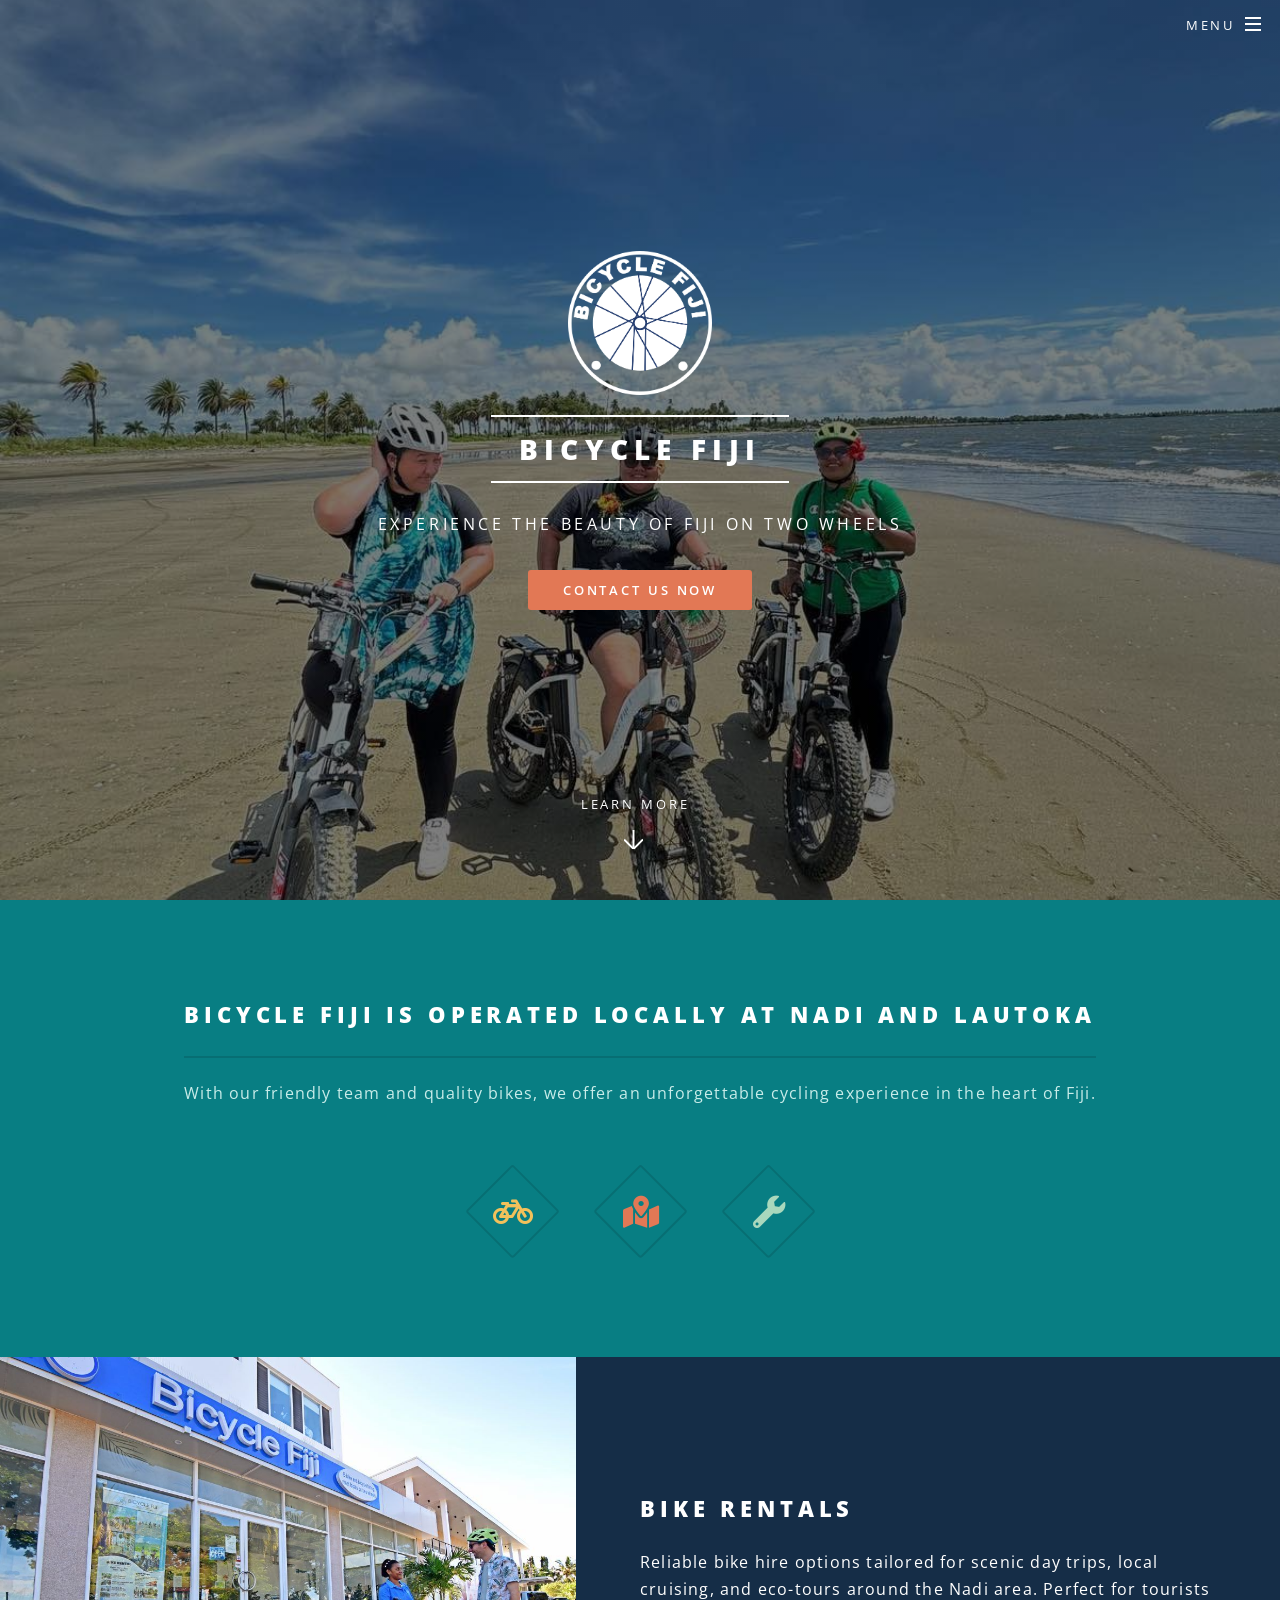
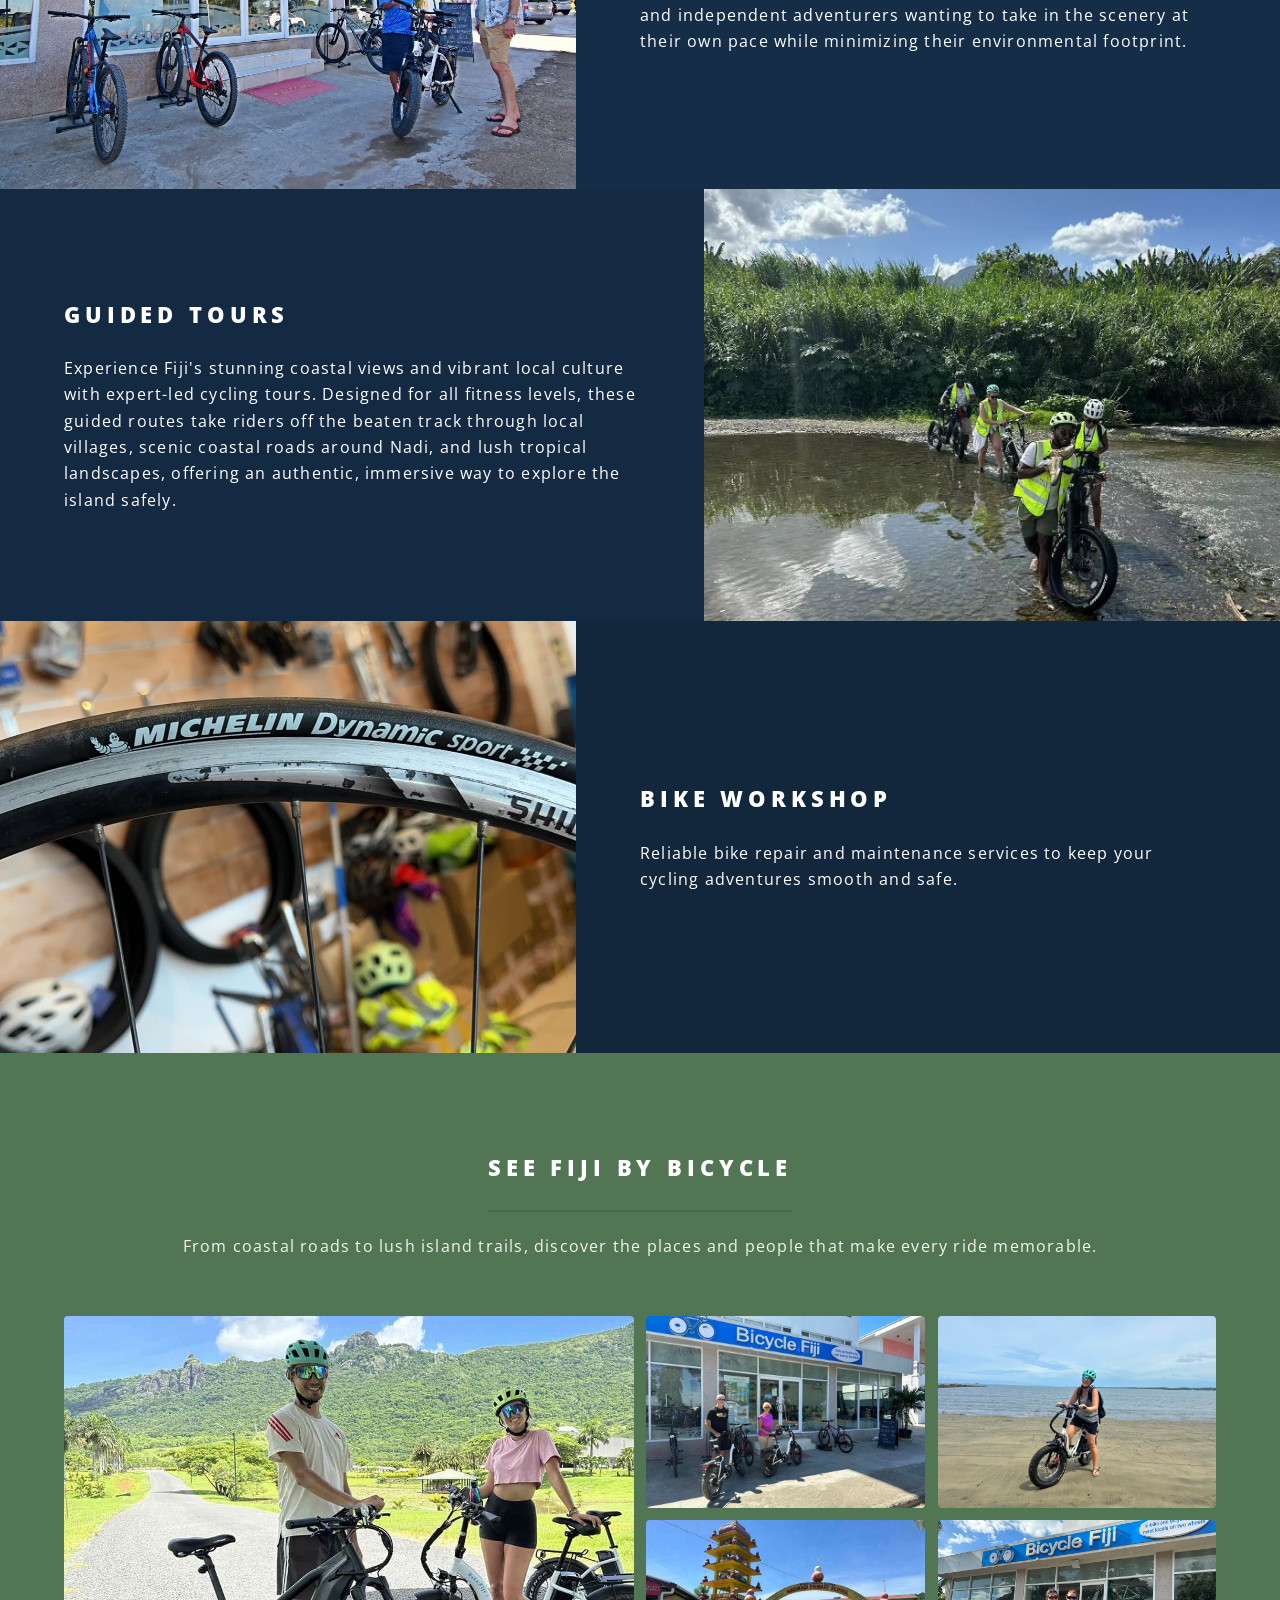
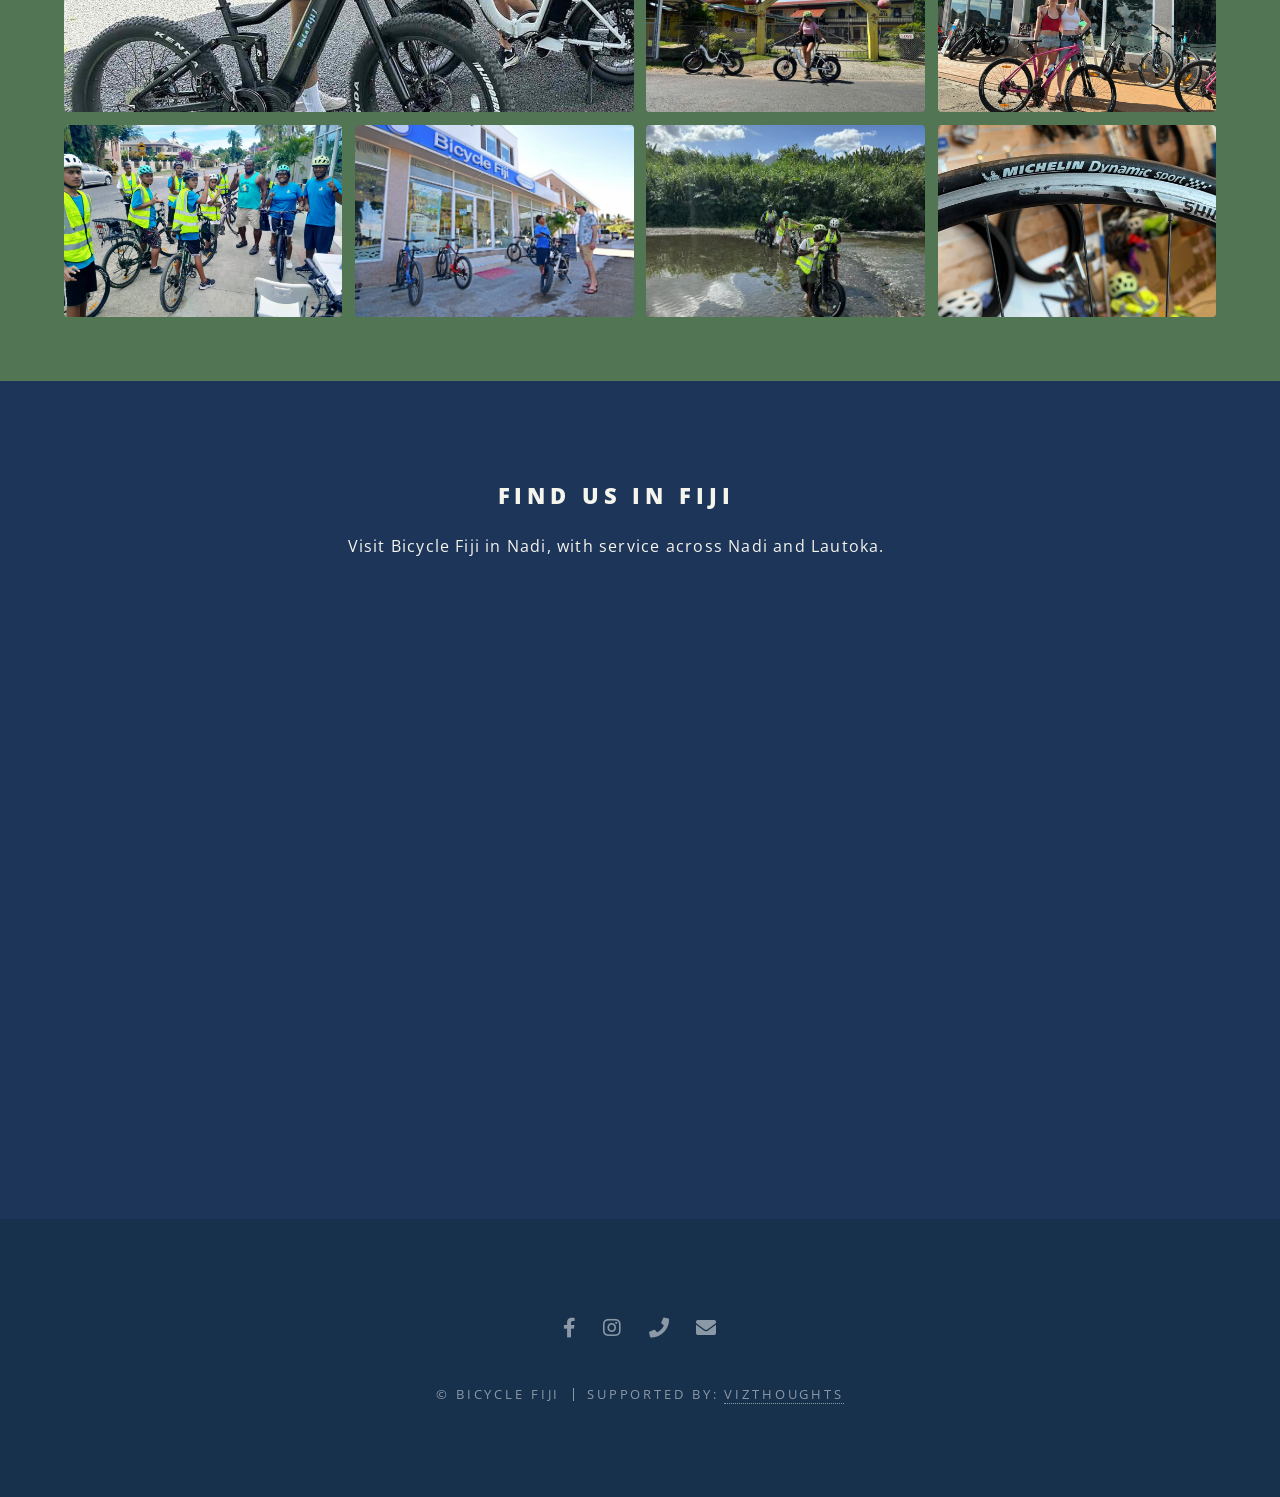
<file: index.html>
<!DOCTYPE HTML>

<html>
	<head>
		<title>Bicycle Fiji</title>
		<meta charset="utf-8" />
		<meta name="viewport" content="width=device-width, initial-scale=1, user-scalable=no" />
		<link rel="icon" type="image/png" href="images/bicycleFiji_logo_whitebackground.png" />
		<link rel="preload" as="image" href="images/banner.jpg" />
		<link rel="stylesheet" href="assets/css/main.css" />
		<noscript><link rel="stylesheet" href="assets/css/noscript.css" /></noscript>
	</head>
	<body class="landing is-preload">

		<!-- Page Wrapper -->
			<div id="page-wrapper">

				<!-- Header -->
					<header id="header" class="alt">
						<h1><a href="index.html"><img class="site-logo" src="images/bicycleFiji_logo_whitebackground.png" alt="Bicycle Fiji" /></a></h1>
						<nav id="nav">
							<ul>
								<li class="special">
									<a href="#menu" class="menuToggle"><span>Menu</span></a>
									<div id="menu">
										<ul>
											<li><a href="index.html">Home</a></li>
											<li><a href="citytour.html">City Tour</a></li>
											<li><a href="Contact.html">Contact Us</a></li>
											
										</ul>
									</div>
								</li>
							</ul>
						</nav>
					</header>

				<!-- Banner -->
					<section id="banner">
						<div class="inner">
							<img class="banner-logo" src="images/Logo_white.png" alt="Bicycle Fiji logo">
							<h2>Bicycle Fiji</h2>
							<p>Experience the beauty of Fiji on two wheels</p>
							<ul class="actions special">
								<li><a href="Contact.html" class="button primary">Contact Us Now</a></li>
							</ul>
						</div>
						<a href="#one" class="more scrolly">Learn More</a>
					</section>

				<!-- One -->
					<section id="one" class="wrapper style1 special">
						<div class="inner">
							<header class="major">
								<h2>Bicycle Fiji is operated locally at Nadi and Lautoka</h2>
								<p>With our friendly team and quality bikes, we offer an unforgettable cycling experience in the heart of Fiji.</p>
							</header>
							<ul class="icons major">
								<li><span class="icon solid fa-bicycle major style1"><span class="label">Bicycle</span></span></li>
								<li><span class="icon solid fa-map-marked-alt major style2"><span class="label">Tours</span></span></li>
								<li><span class="icon solid fa-wrench major style3"><span class="label">Repairs</span></span></li>
							</ul>
						</div>
					</section>

				<!-- Two -->
					<section id="two" class="wrapper alt style2">
						<section class="spotlight">
							<div class="image"><img src="images/Rental.jpg" alt="" /></div><div class="content">
								<h2>Bike Rentals</h2>
								<p>Reliable bike hire options tailored for scenic day trips, local cruising, and eco-tours around the Nadi area. Perfect for tourists and independent adventurers wanting to take in the scenery at their own pace while minimizing their environmental footprint.</p>
							</div>
						</section>
						<section class="spotlight">
							<div class="image"><img src="images/guidedtour.jpg" alt="" /></div><div class="content">
								<h2>Guided Tours</h2>
								<p>Experience Fiji's stunning coastal views and vibrant local culture with expert-led cycling tours. Designed for all fitness levels, these guided routes take riders off the beaten track through local villages, scenic coastal roads around Nadi, and lush tropical landscapes, offering an authentic, immersive way to explore the island safely.</p>
							</div>
						</section>
						<section class="spotlight">
							<div class="image"><img src="images/repair.jpg" alt="" /></div><div class="content">
								<h2>Bike Workshop</h2>
								<p>Reliable bike repair and maintenance services to keep your cycling adventures smooth and safe.</p>
							</div>
						</section>
					</section>

				<!-- Three -->
					<section id="three" class="wrapper style3 special">
						<div class="inner">
							<header class="major">
								<h2>See Fiji by Bicycle</h2>
								<p>From coastal roads to lush island trails, discover the places and people that make every ride memorable.</p>
							</header>
							<div class="photo-gallery">
								<figure class="gallery-feature">
									<img src="images/428663296_122096544386225541_8702287853745213827_n.jpg" alt="Two cyclists and their e-bikes on a green island road" loading="lazy" />
									
								</figure>
								<figure>
									<img src="images/472794747_122213760296225541_6490877636969536362_n.jpg" alt="Local cycling group gathered with bicycles" loading="lazy" />
									
								</figure>
								<figure>
									<img src="images/469050612_122205777284225541_4226954331897720648_n.jpg" alt="Cyclist enjoying a ride along the beach" loading="lazy" />
									
								</figure>
								<figure>
									<img src="images/468188168_122203427054225541_1323063324492759412_n.jpg" alt="Cyclist with an e-bike at a village school entrance" loading="lazy" />
									
								</figure>
								<figure>
									<img src="images/494969067_122248038566225541_5892289606559807339_n.jpg" alt="Visitors with bicycles outside the Bicycle Fiji shop" loading="lazy" />
									
								</figure>
								<figure>
									<img src="images/475829304_122221219034225541_492450698238428917_n.jpg" alt="Bicycle Fiji shop and rental bicycles" loading="lazy" />
									
								</figure>
								<figure>
									<img src="images/Rental.jpg" alt="Bicycle Fiji storefront with rental bikes outside" loading="lazy" />
									
								</figure>
								<figure>
									<img src="images/guidedtour.jpg" alt="Guided group cycling through a shallow river in Fiji" loading="lazy" />
									
								</figure>
								<figure>
									<img src="images/repair.jpg" alt="Close-up of a bicycle wheel in the workshop" loading="lazy" />
									
								</figure>
							</div>
						</div>
					</section>

				<!-- CTA -->
					<section id="cta" class="wrapper style4">
						<div class="inner">
							<header class="map-heading">
								<h2>Find Us in Fiji</h2>
								<p>Visit Bicycle Fiji in Nadi, with service across Nadi and Lautoka.</p>
							</header>
							<div class="map-frame">
								<iframe
									title="Map showing Bicycle Fiji in Nadi, Fiji"
									src="https://www.google.com/maps/embed?pb=!1m18!1m12!1m3!1d4502.052818421966!2d177.42642347585442!3d-17.766550883187044!2m3!1f0!2f0!3f0!3m2!1i1024!2i768!4f13.1!3m3!1m2!1s0x6e175b006240d9e3%3A0x73b2874c48e92e7a!2sBicycle%20Fiji!5e1!3m2!1sen!2snz!4v1794302777393!5m2!1sen!2snz"
									loading="lazy"
									referrerpolicy="no-referrer-when-downgrade"
									allowfullscreen>
								</iframe>
							</div>
						</div>
					</section>

				<!-- Footer -->
					<footer id="footer">
						<ul class="icons">

							<li><a href="https://www.facebook.com/profile.php?id=61565636811728" class="icon brands fa-facebook-f"><span class="label">Facebook</span></a></li>
							<li><a href="https://www.instagram.com/bicycle_fiji/" class="icon brands fa-instagram"><span class="label">Instagram</span></a></li>
 <li phone="+679 9057118"><a href="tel:+679 9057118" class="icon solid fa-phone"><span class="label">Phone</span></a></li>
							<li><a href="mailto:bicyclefiji@gmail.com" class="icon solid fa-envelope"><span class="label">Email</span></a></li>
						</ul>
						<ul class="copyright">
							<li>&copy; Bicycle Fiji </li><li>Supported by: <a href="http://www.vizthoughts.com">Vizthoughts</a></li>
						</ul>
					</footer>

			</div>

		<!-- Scripts -->
			<script src="assets/js/jquery.min.js"></script>
			<script src="assets/js/jquery.scrollex.min.js"></script>
			<script src="assets/js/jquery.scrolly.min.js"></script>
			<script src="assets/js/browser.min.js"></script>
			<script src="assets/js/breakpoints.min.js"></script>
			<script src="assets/js/util.js"></script>
			<script src="assets/js/main.js"></script>

	</body>
</html>
</file>
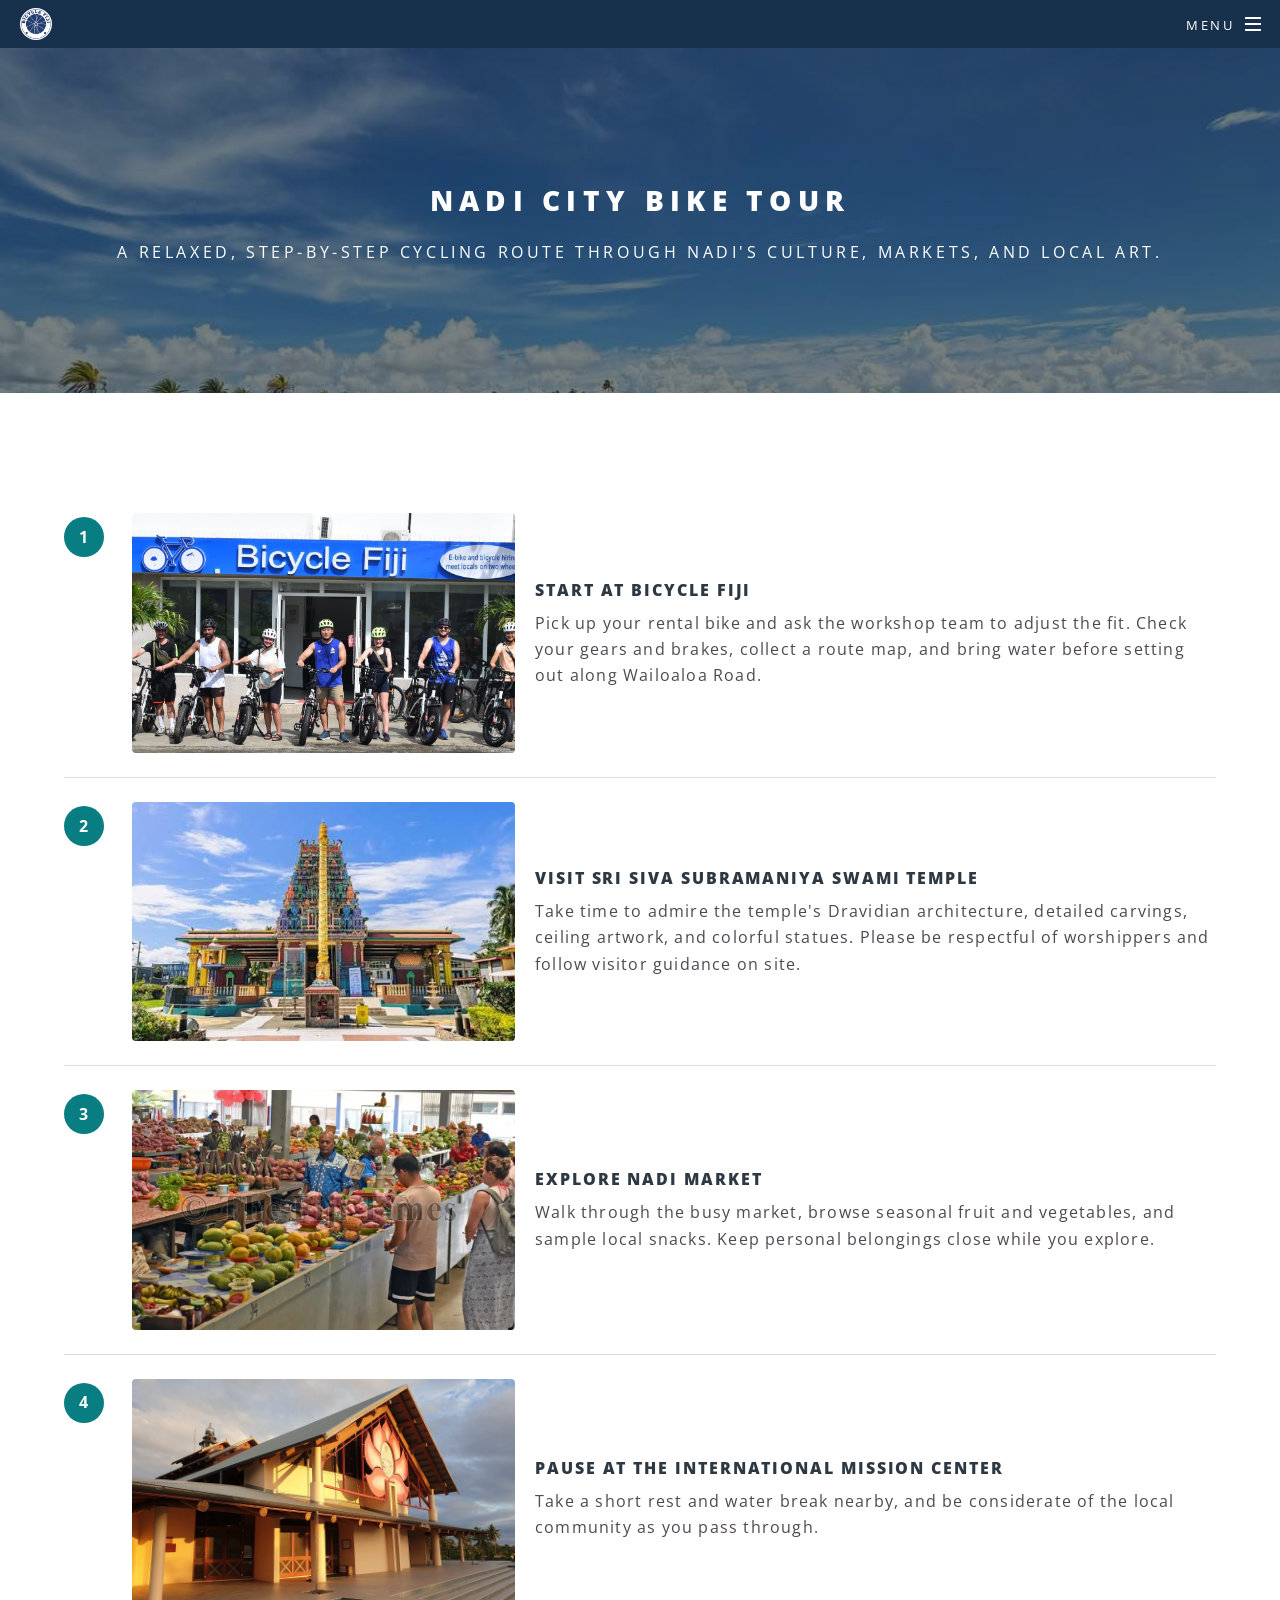
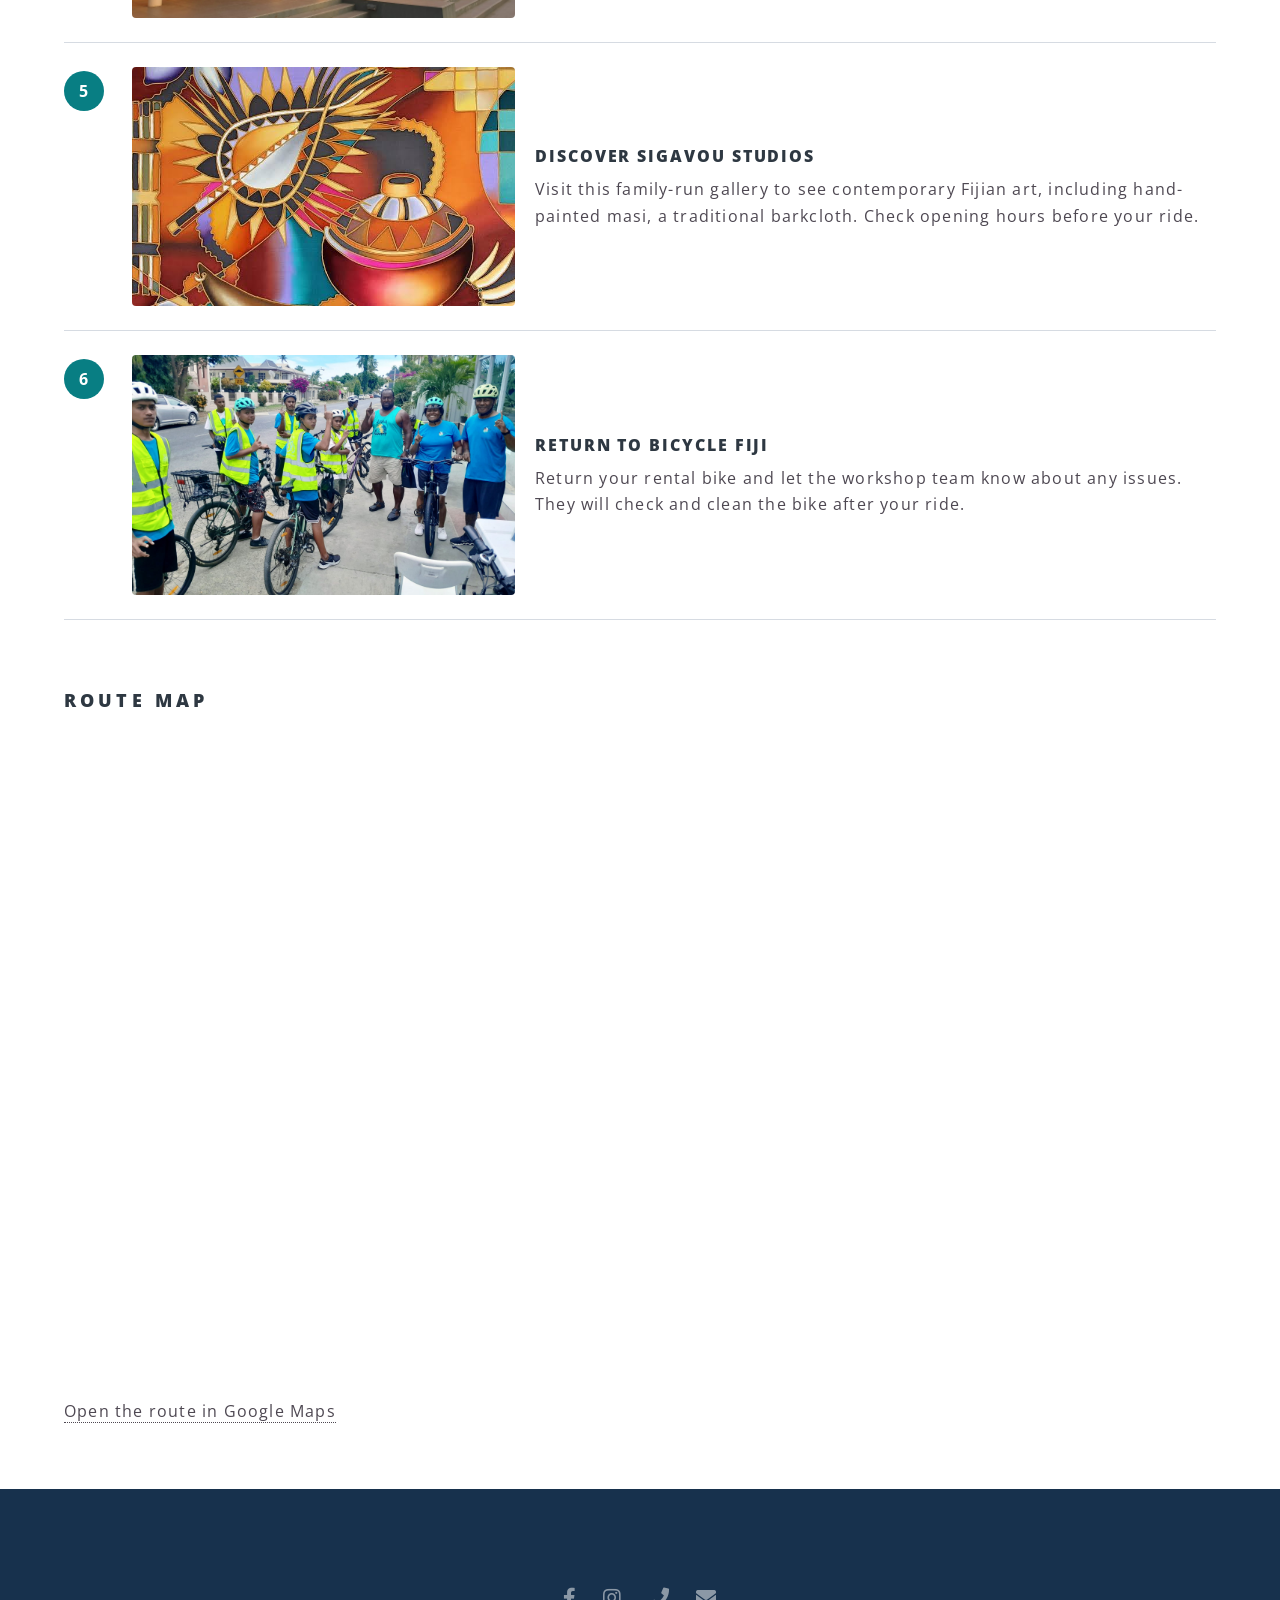
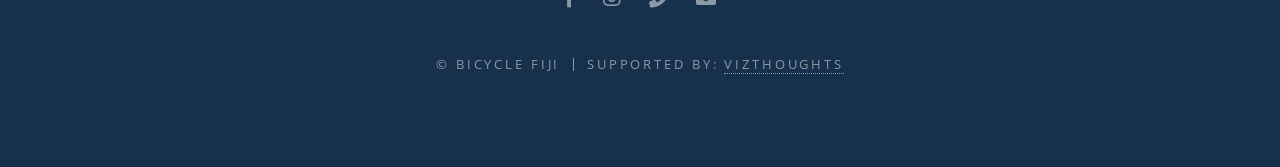
<file: citytour.html>
<!DOCTYPE HTML>

<html>
	<head>
		<title>Nadi City Bike Tour | Bicycle Fiji</title>
		<meta charset="utf-8" />
		<meta name="viewport" content="width=device-width, initial-scale=1, user-scalable=no" />
		<link rel="icon" type="image/png" href="images/bicycleFiji_logo_whitebackground.png" />
		<link rel="stylesheet" href="assets/css/main.css" />
		<noscript><link rel="stylesheet" href="assets/css/noscript.css" /></noscript>
	</head>
	<body class="is-preload">

		<!-- Page Wrapper -->
			<div id="page-wrapper">

				<!-- Header -->
					<header id="header">
						<h1><a href="index.html"><img class="site-logo" src="images/bicycleFiji_logo_whitebackground.png" alt="Bicycle Fiji" /></a></h1>
						<nav id="nav">
							<ul>
								<li class="special">
									<a href="#menu" class="menuToggle"><span>Menu</span></a>
									<div id="menu">
										<ul>
												<li><a href="index.html">Home</a></li>
											<li><a href="citytour.html">City Tour</a></li>
											<li><a href="Contact.html">Contact Us</a></li>
										</ul>
									</div>
								</li>
							</ul>
						</nav>
					</header>

				<!-- Main -->
					<article id="main">
						<header>
							<h2>Nadi City Bike Tour</h2>
							<p>A relaxed, step-by-step cycling route through Nadi's culture, markets, and local art.</p>
						</header>
						<section class="wrapper style5">
							<div class="inner">
								<ol class="route-steps">
									<li>
										<img class="route-step-image" src="images/488455986_122238272738225541_3223026036554673337_n.jpg" alt="Riders and bicycles outside the Bicycle Fiji shop" loading="lazy" />
										<div class="route-step-copy">
											<h3>Start at Bicycle Fiji</h3>
											<p>Pick up your rental bike and ask the workshop team to adjust the fit. Check your gears and brakes, collect a route map, and bring water before setting out along Wailoaloa Road.</p>
										</div>
									</li>
									<li>
										<img class="route-step-image" src="images/Sri Siva Subramaniya Swami Temple.jpeg" alt="Colorful facade and tower of Sri Siva Subramaniya Swami Temple" loading="lazy" />
										<div class="route-step-copy">
											<h3>Visit Sri Siva Subramaniya Swami Temple</h3>
											<p>Take time to admire the temple's Dravidian architecture, detailed carvings, ceiling artwork, and colorful statues. Please be respectful of worshippers and follow visitor guidance on site.</p>
										</div>
									</li>
									<li>
										<img class="route-step-image" src="images/nadiMarket.webp" alt="Fresh produce and shoppers at Nadi Market" loading="lazy" />
										<div class="route-step-copy">
											<h3>Explore Nadi Market</h3>
											<p>Walk through the busy market, browse seasonal fruit and vegetables, and sample local snacks. Keep personal belongings close while you explore.</p>
										</div>
									</li>
									<li>
										<img class="route-step-image" src="images/mission center.jpg" alt="International Mission Center building in Nadi" loading="lazy" />
										<div class="route-step-copy">
											<h3>Pause at the International Mission Center</h3>
											<p>Take a short rest and water break nearby, and be considerate of the local community as you pass through.</p>
										</div>
									</li>
									<li>
										<img class="route-step-image" src="images/Sigavou Studios.jpeg" alt="Colorful contemporary Fijian masi artwork at Sigavou Studios" loading="lazy" />
										<div class="route-step-copy">
											<h3>Discover Sigavou Studios</h3>
											<p>Visit this family-run gallery to see contemporary Fijian art, including hand-painted masi, a traditional barkcloth. Check opening hours before your ride.</p>
										</div>
									</li>
									<li>
										<img class="route-step-image" src="images/475829304_122221219034225541_492450698238428917_n.jpg" alt="Bicycle Fiji shop with rental bicycles ready for riders" loading="lazy" />
										<div class="route-step-copy">
											<h3>Return to Bicycle Fiji</h3>
											<p>Return your rental bike and let the workshop team know about any issues. They will check and clean the bike after your ride.</p>
										</div>
									</li>
								</ol>

								<div class="route-map">
									<h3>Route Map</h3>
									<div class="route-map-frame">
										<iframe
											title="Google My Maps route for the Nadi City Bike Tour"
											src="https://www.google.com/maps/d/embed?mid=1YBZ0A9eGD7dwV1F-FsOMjpta3lHgcVE&hl=en&ehbc=2E312F"
											loading="lazy"
											referrerpolicy="no-referrer-when-downgrade"
											allowfullscreen>
										</iframe>
									</div>
									<p><a href="https://www.google.com/maps/d/viewer?mid=1YBZ0A9eGD7dwV1F-FsOMjpta3lHgcVE&hl=en" target="_blank" rel="noopener noreferrer">Open the route in Google Maps</a></p>
								</div>


							</div>
						</section>
					</article>

				<!-- Footer -->
					<footer id="footer">
						<ul class="icons">

							<li><a href="https://www.facebook.com/profile.php?id=61565636811728" class="icon brands fa-facebook-f"><span class="label">Facebook</span></a></li>
							<li><a href="https://www.instagram.com/bicycle_fiji/" class="icon brands fa-instagram"><span class="label">Instagram</span></a></li>
 <li phone="+679 9057118"><a href="tel:+679 9057118" class="icon solid fa-phone"><span class="label">Phone</span></a></li>
							<li><a href="mailto:bicyclefiji@gmail.com" class="icon solid fa-envelope"><span class="label">Email</span></a></li>
						</ul>
						<ul class="copyright">
							<li>&copy; Bicycle Fiji </li><li>Supported by: <a href="http://www.vizthoughts.com">Vizthoughts</a></li>
						</ul>
					</footer>

			</div>

		<!-- Scripts -->
			<script src="assets/js/jquery.min.js"></script>
			<script src="assets/js/jquery.scrollex.min.js"></script>
			<script src="assets/js/jquery.scrolly.min.js"></script>
			<script src="assets/js/browser.min.js"></script>
			<script src="assets/js/breakpoints.min.js"></script>
			<script src="assets/js/util.js"></script>
			<script src="assets/js/main.js"></script>

	</body>
</html>
</file>
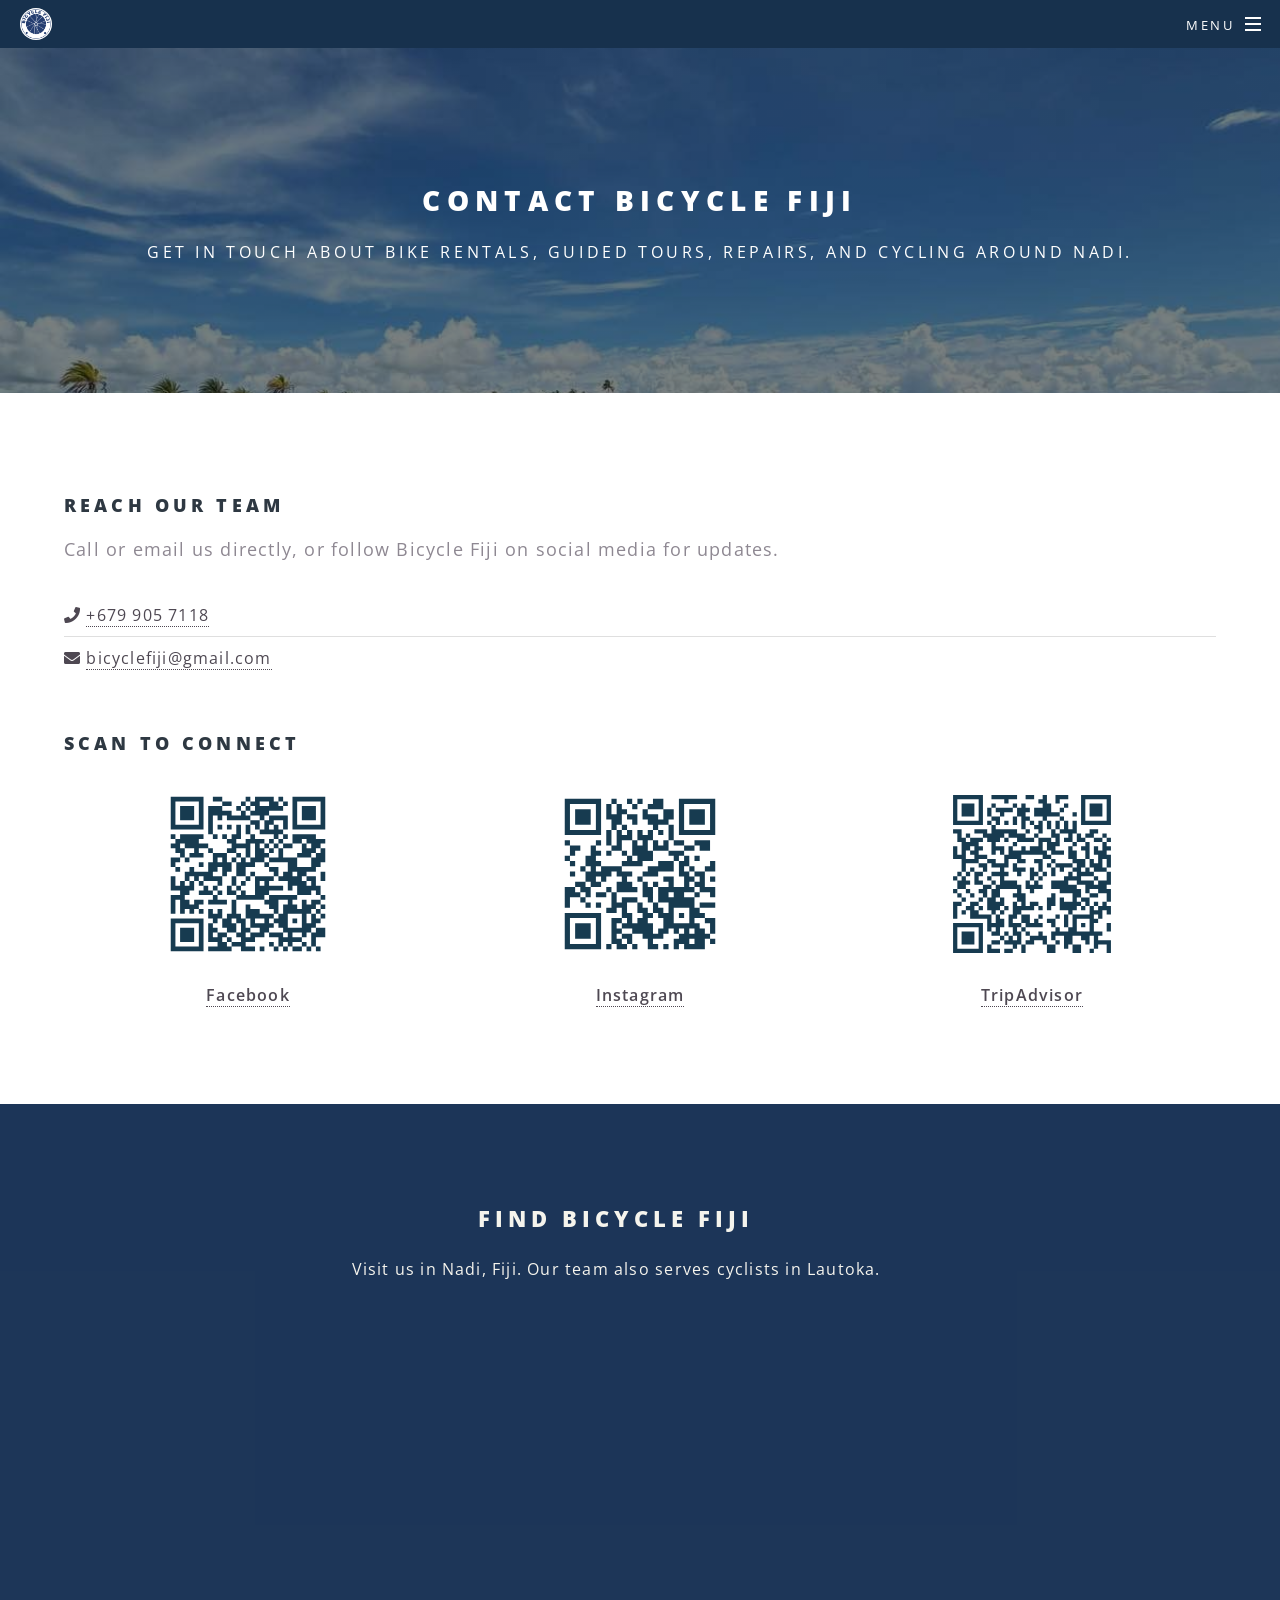
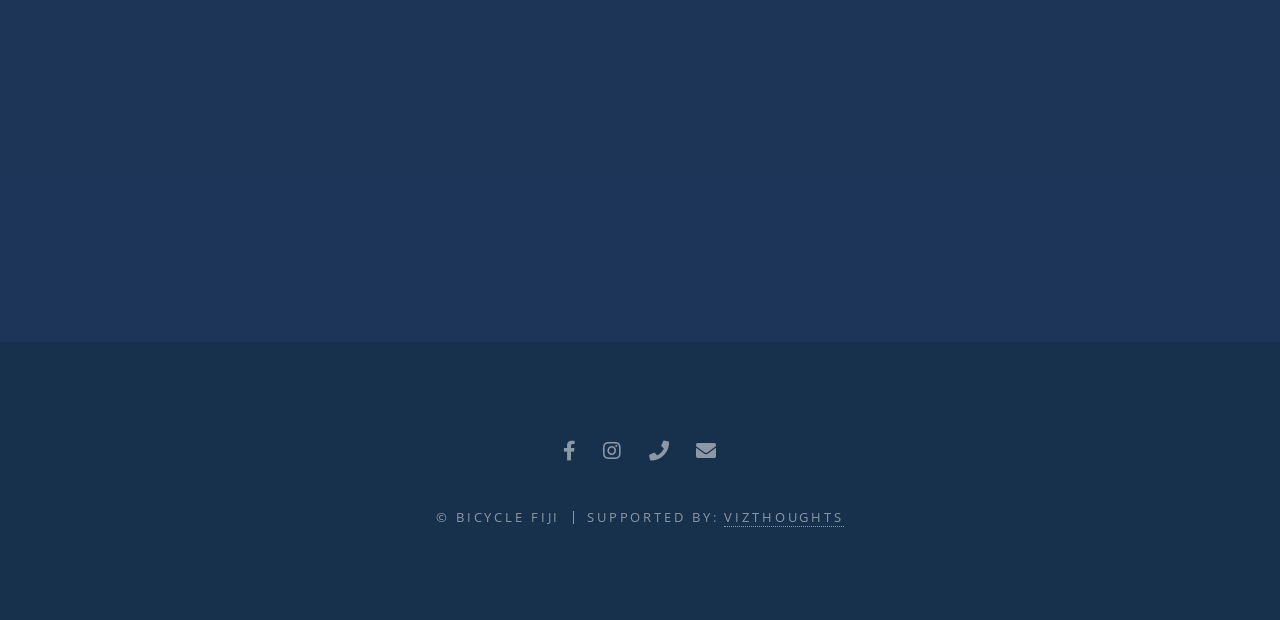
<file: Contact.html>
<!DOCTYPE HTML>

<html>
	<head>
		<title>Contact Us | Bicycle Fiji</title>
		<meta charset="utf-8" />
		<meta name="viewport" content="width=device-width, initial-scale=1, user-scalable=no" />
		<link rel="icon" type="image/png" href="images/bicycleFiji_logo_whitebackground.png" />
		<link rel="stylesheet" href="assets/css/main.css" />
		<noscript><link rel="stylesheet" href="assets/css/noscript.css" /></noscript>
	</head>
	<body class="is-preload">

		<!-- Page Wrapper -->
			<div id="page-wrapper">

				<!-- Header -->
					<header id="header">
						<h1><a href="index.html"><img class="site-logo" src="images/bicycleFiji_logo_whitebackground.png" alt="Bicycle Fiji" /></a></h1>
						<nav id="nav">
							<ul>
								<li class="special">
									<a href="#menu" class="menuToggle"><span>Menu</span></a>
									<div id="menu">
										<ul>
											<li><a href="index.html">Home</a></li>
											<li><a href="citytour.html">City Tour</a></li>
											<li><a href="Contact.html">Contact Us</a></li>
										</ul>
									</div>
								</li>
							</ul>
						</nav>
					</header>

				<!-- Main -->
					<article id="main">
						<header>
							<h2>Contact Bicycle Fiji</h2>
							<p>Get in touch about bike rentals, guided tours, repairs, and cycling around Nadi.</p>
						</header>
						<section class="wrapper style5">
							<div class="inner">
								<header>
									<h3>Reach our team</h3>
									<p>Call or email us directly, or follow Bicycle Fiji on social media for updates.</p>
								</header>
								<ul class="alt">
									<li><span class="icon solid fa-phone" aria-hidden="true"></span> <a href="tel:+6799057118">+679 905 7118</a></li>
									<li><span class="icon solid fa-envelope" aria-hidden="true"></span> <a href="mailto:bicyclefiji@gmail.com">bicyclefiji@gmail.com</a></li>
									
								<section class="contact-qr-section" aria-labelledby="contact-qr-heading">
									<h3 id="contact-qr-heading">Scan to connect</h3>
									<div class="contact-qr-grid">
										<figure>
											<a href="https://www.facebook.com/profile.php?id=61565636811728" target="_blank" rel="noopener noreferrer">
												<img src="images/qr-facebook.svg" alt="QR code for Bicycle Fiji on Facebook" width="240" height="240" loading="lazy" />
											</a>
											<figcaption><a href="https://www.facebook.com/profile.php?id=61565636811728" target="_blank" rel="noopener noreferrer">Facebook</a></figcaption>
										</figure>
										<figure>
											<a href="https://www.instagram.com/bicycle_fiji/" target="_blank" rel="noopener noreferrer">
												<img src="images/qr-instagram.svg" alt="QR code for Bicycle Fiji on Instagram" width="240" height="240" loading="lazy" />
											</a>
											<figcaption><a href="https://www.instagram.com/bicycle_fiji/" target="_blank" rel="noopener noreferrer">Instagram</a></figcaption>
										</figure>
										<figure>
											<a href="https://www.tripadvisor.com/Attraction_Review-g294335-d27698058-Reviews-Bicycle_Fiji-Nadi_Viti_Levu.html" target="_blank" rel="noopener noreferrer">
												<img src="images/qr-tripadvisor.svg" alt="QR code for Bicycle Fiji on TripAdvisor" width="240" height="240" loading="lazy" />
											</a>
											<figcaption><a href="https://www.tripadvisor.com/Attraction_Review-g294335-d27698058-Reviews-Bicycle_Fiji-Nadi_Viti_Levu.html" target="_blank" rel="noopener noreferrer">TripAdvisor</a></figcaption>
										</figure>
									</div>
								</section>
							</div>
						</section>
						<section id="cta" class="wrapper style4">
							<div class="inner">
								<header class="map-heading">
									<h2>Find Bicycle Fiji</h2>
									<p>Visit us in Nadi, Fiji. Our team also serves cyclists in Lautoka.</p>
								</header>
								<div class="map-frame">
									<iframe
										title="Google Maps location for Bicycle Fiji in Nadi, Fiji"
										src="https://www.google.com/maps/embed?pb=!1m18!1m12!1m3!1d4502.052818421966!2d177.42642347585442!3d-17.766550883187044!2m3!1f0!2f0!3f0!3m2!1i1024!2i768!4f13.1!3m3!1m2!1s0x6e175b006240d9e3%3A0x73b2874c48e92e7a!2sBicycle%20Fiji!5e1!3m2!1sen!2snz!4v1794302777393!5m2!1sen!2snz"
										loading="lazy"
										referrerpolicy="no-referrer-when-downgrade"
										allowfullscreen>
									</iframe>
								</div>
							</div>
						</section>
					</article>

				<!-- Footer -->
					<footer id="footer">
						<ul class="icons">

							<li><a href="https://www.facebook.com/profile.php?id=61565636811728" class="icon brands fa-facebook-f"><span class="label">Facebook</span></a></li>
							<li><a href="https://www.instagram.com/bicycle_fiji/" class="icon brands fa-instagram"><span class="label">Instagram</span></a></li>
 <li phone="+679 9057118"><a href="tel:+679 9057118" class="icon solid fa-phone"><span class="label">Phone</span></a></li>
							<li><a href="mailto:bicyclefiji@gmail.com" class="icon solid fa-envelope"><span class="label">Email</span></a></li>
						</ul>
						<ul class="copyright">
							<li>&copy; Bicycle Fiji </li><li>Supported by: <a href="http://www.vizthoughts.com">Vizthoughts</a></li>
						</ul>
					</footer>

			</div>

		<!-- Scripts -->
			<script src="assets/js/jquery.min.js"></script>
			<script src="assets/js/jquery.scrollex.min.js"></script>
			<script src="assets/js/jquery.scrolly.min.js"></script>
			<script src="assets/js/browser.min.js"></script>
			<script src="assets/js/breakpoints.min.js"></script>
			<script src="assets/js/util.js"></script>
			<script src="assets/js/main.js"></script>

	</body>
</html>
</file>
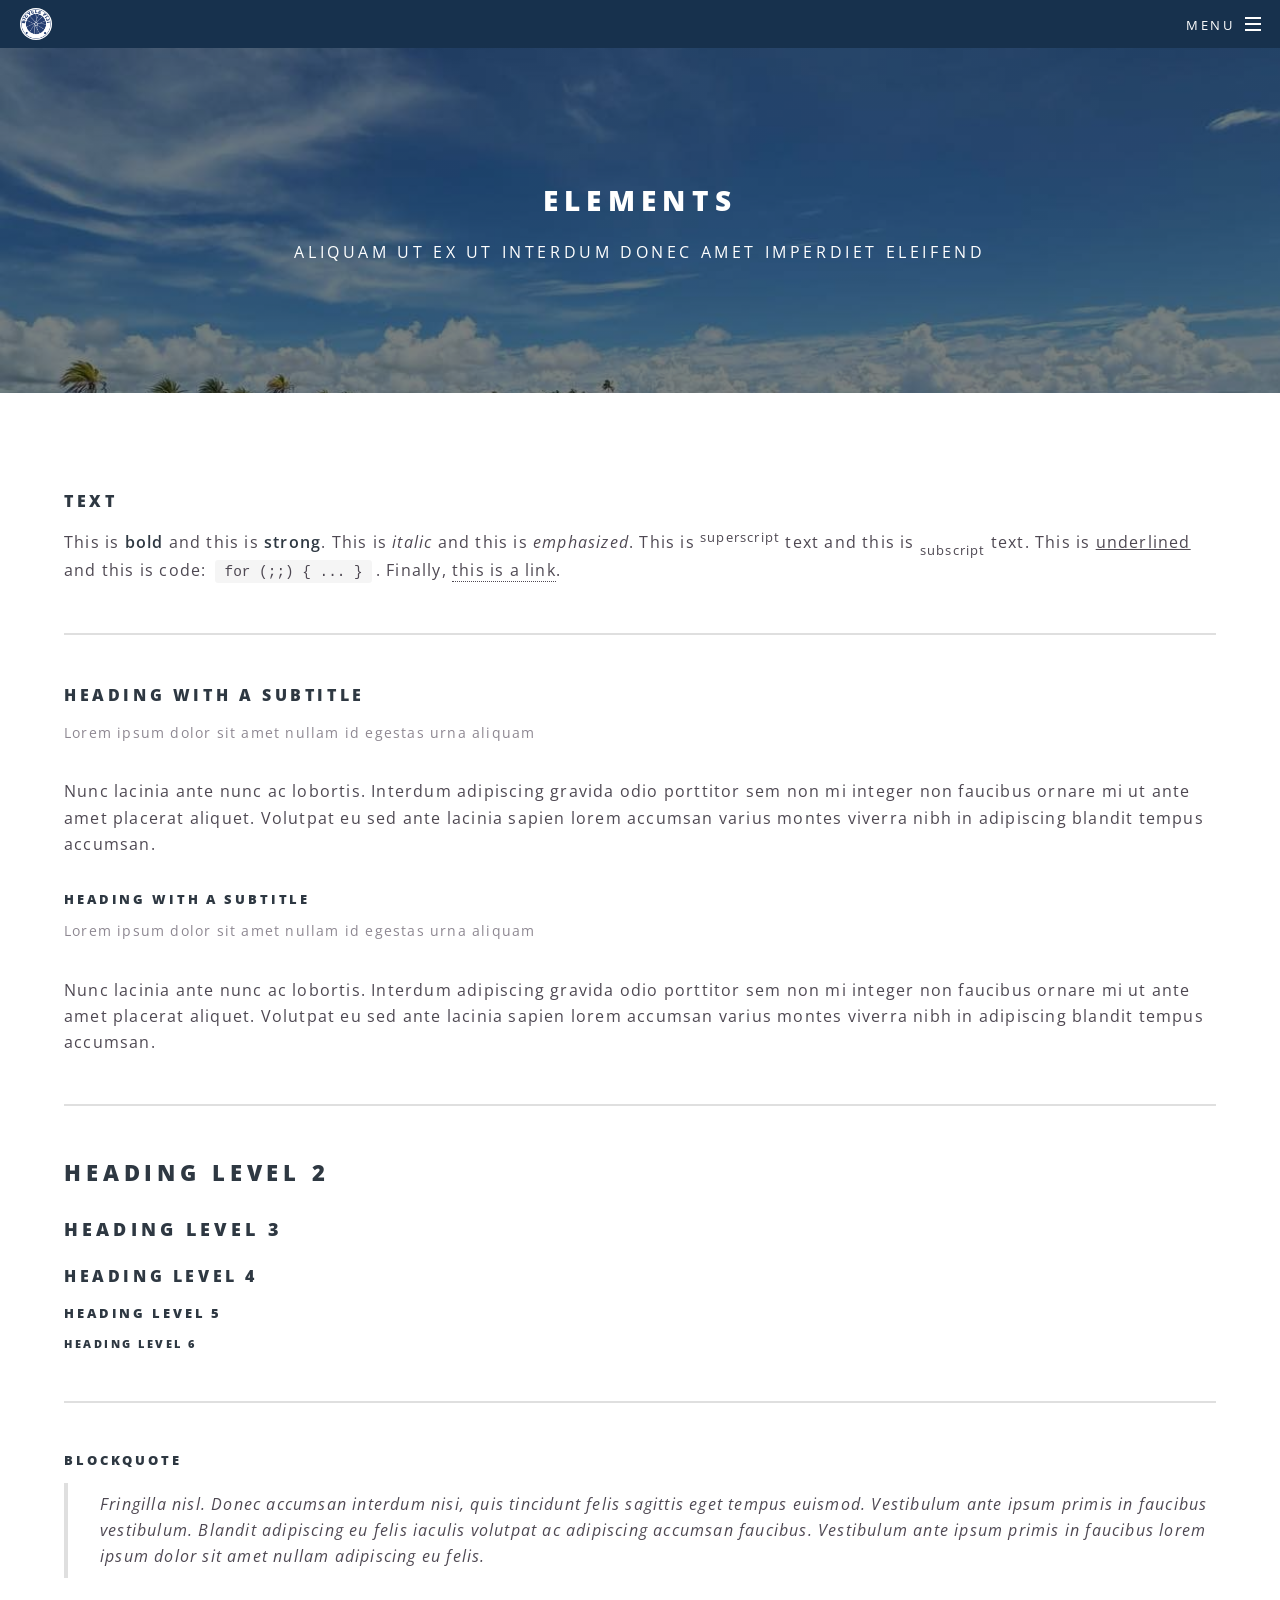
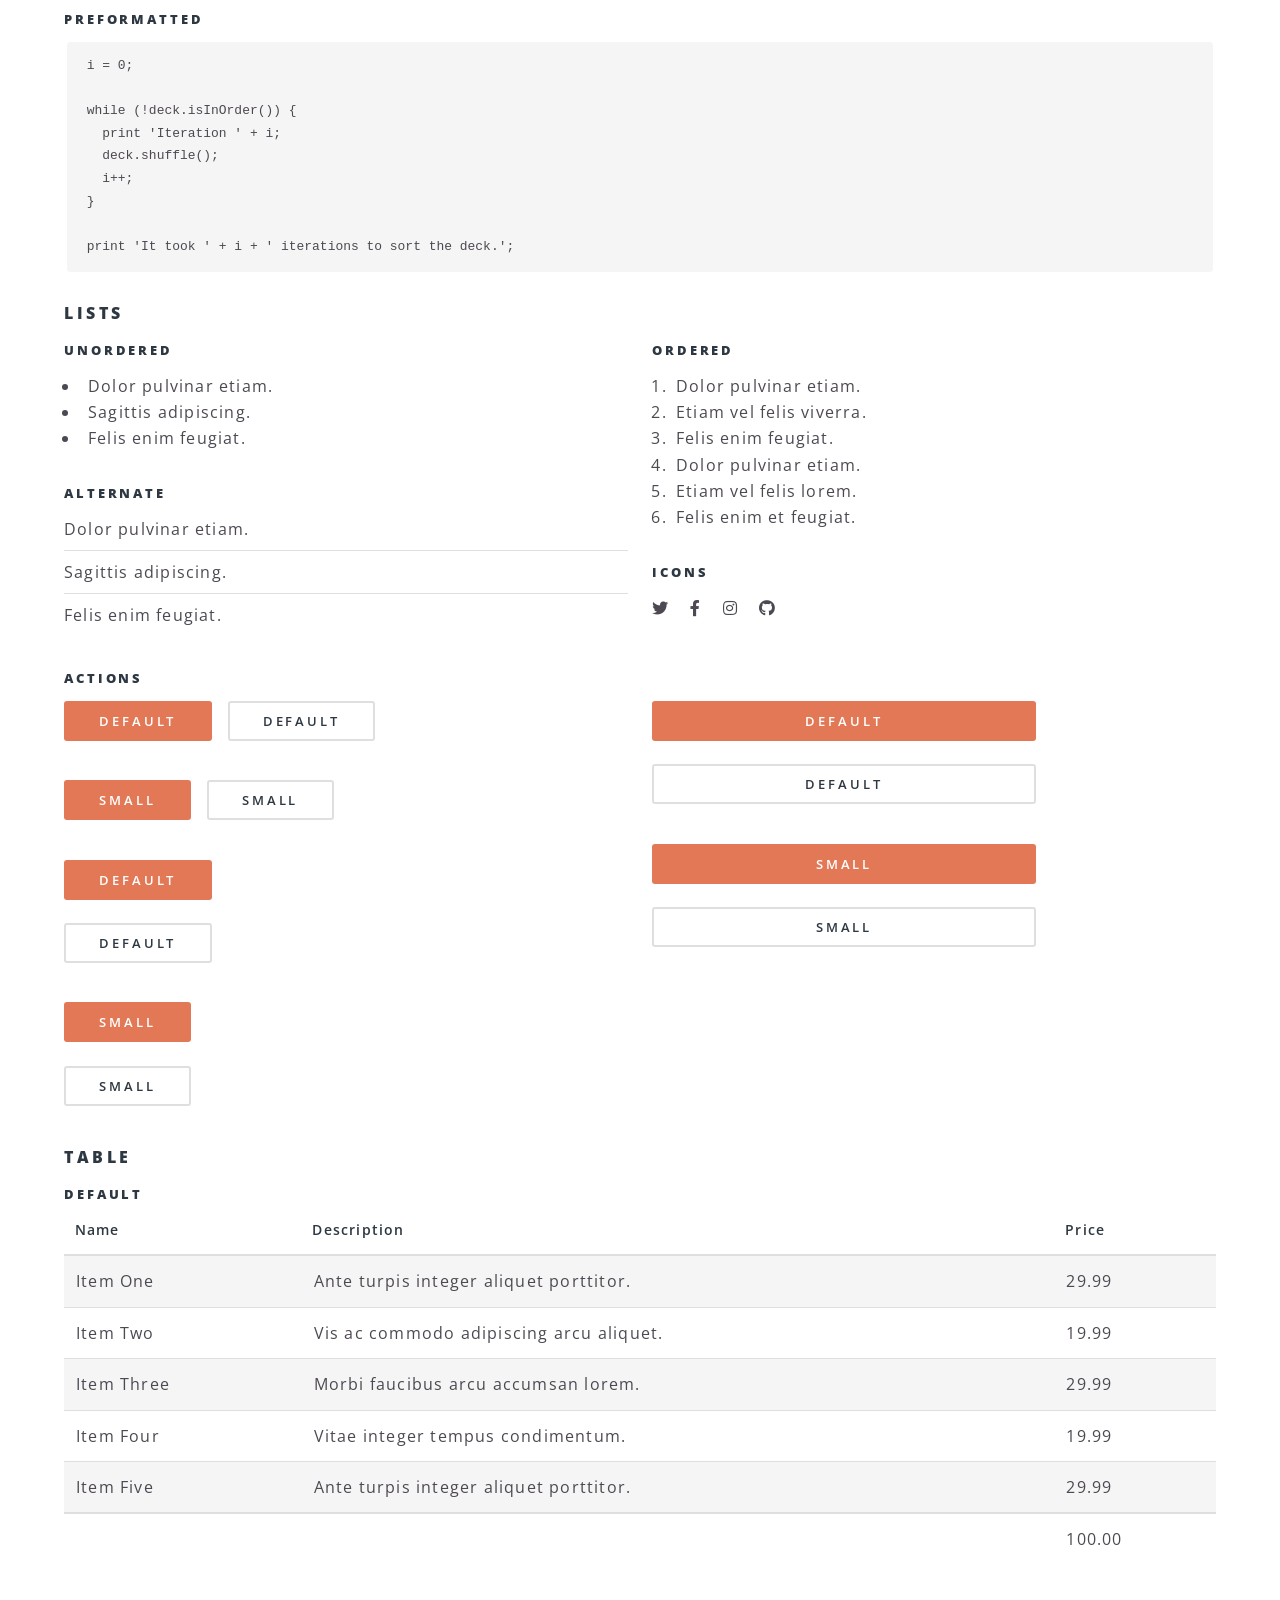
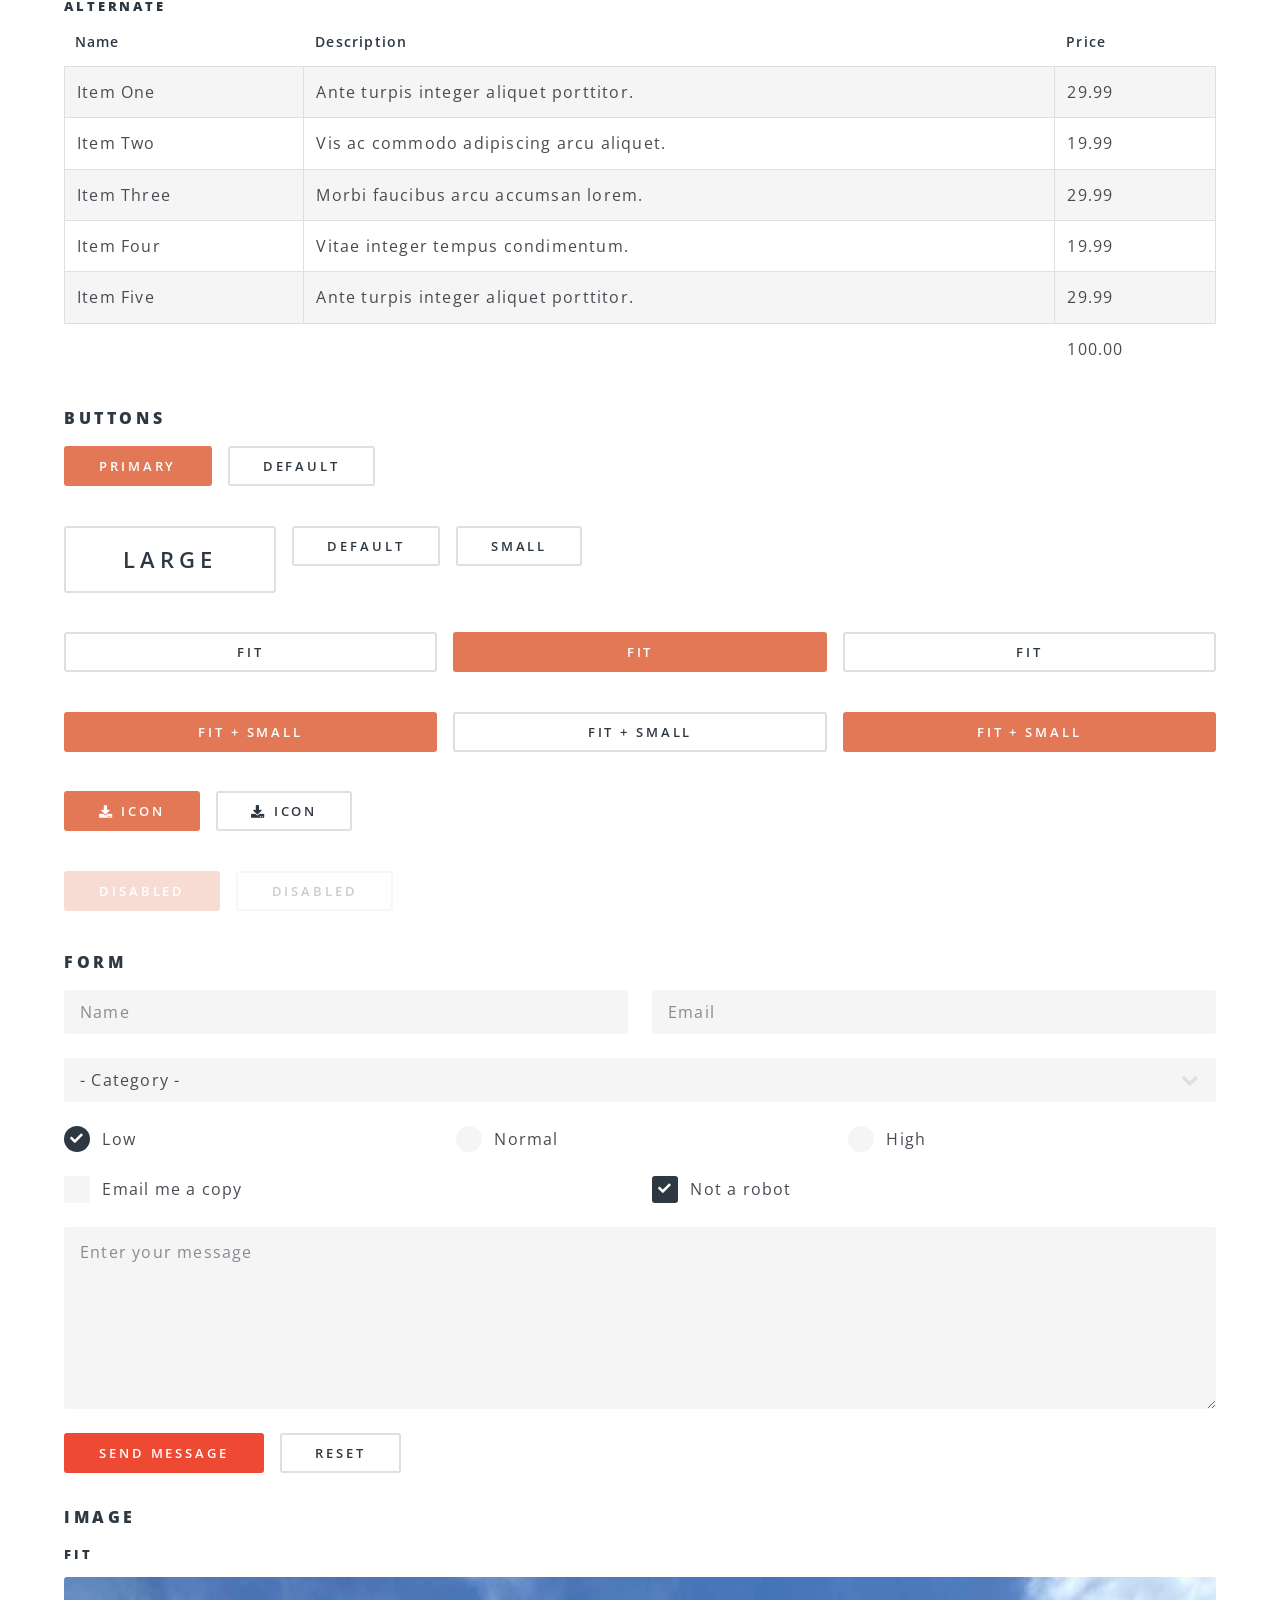
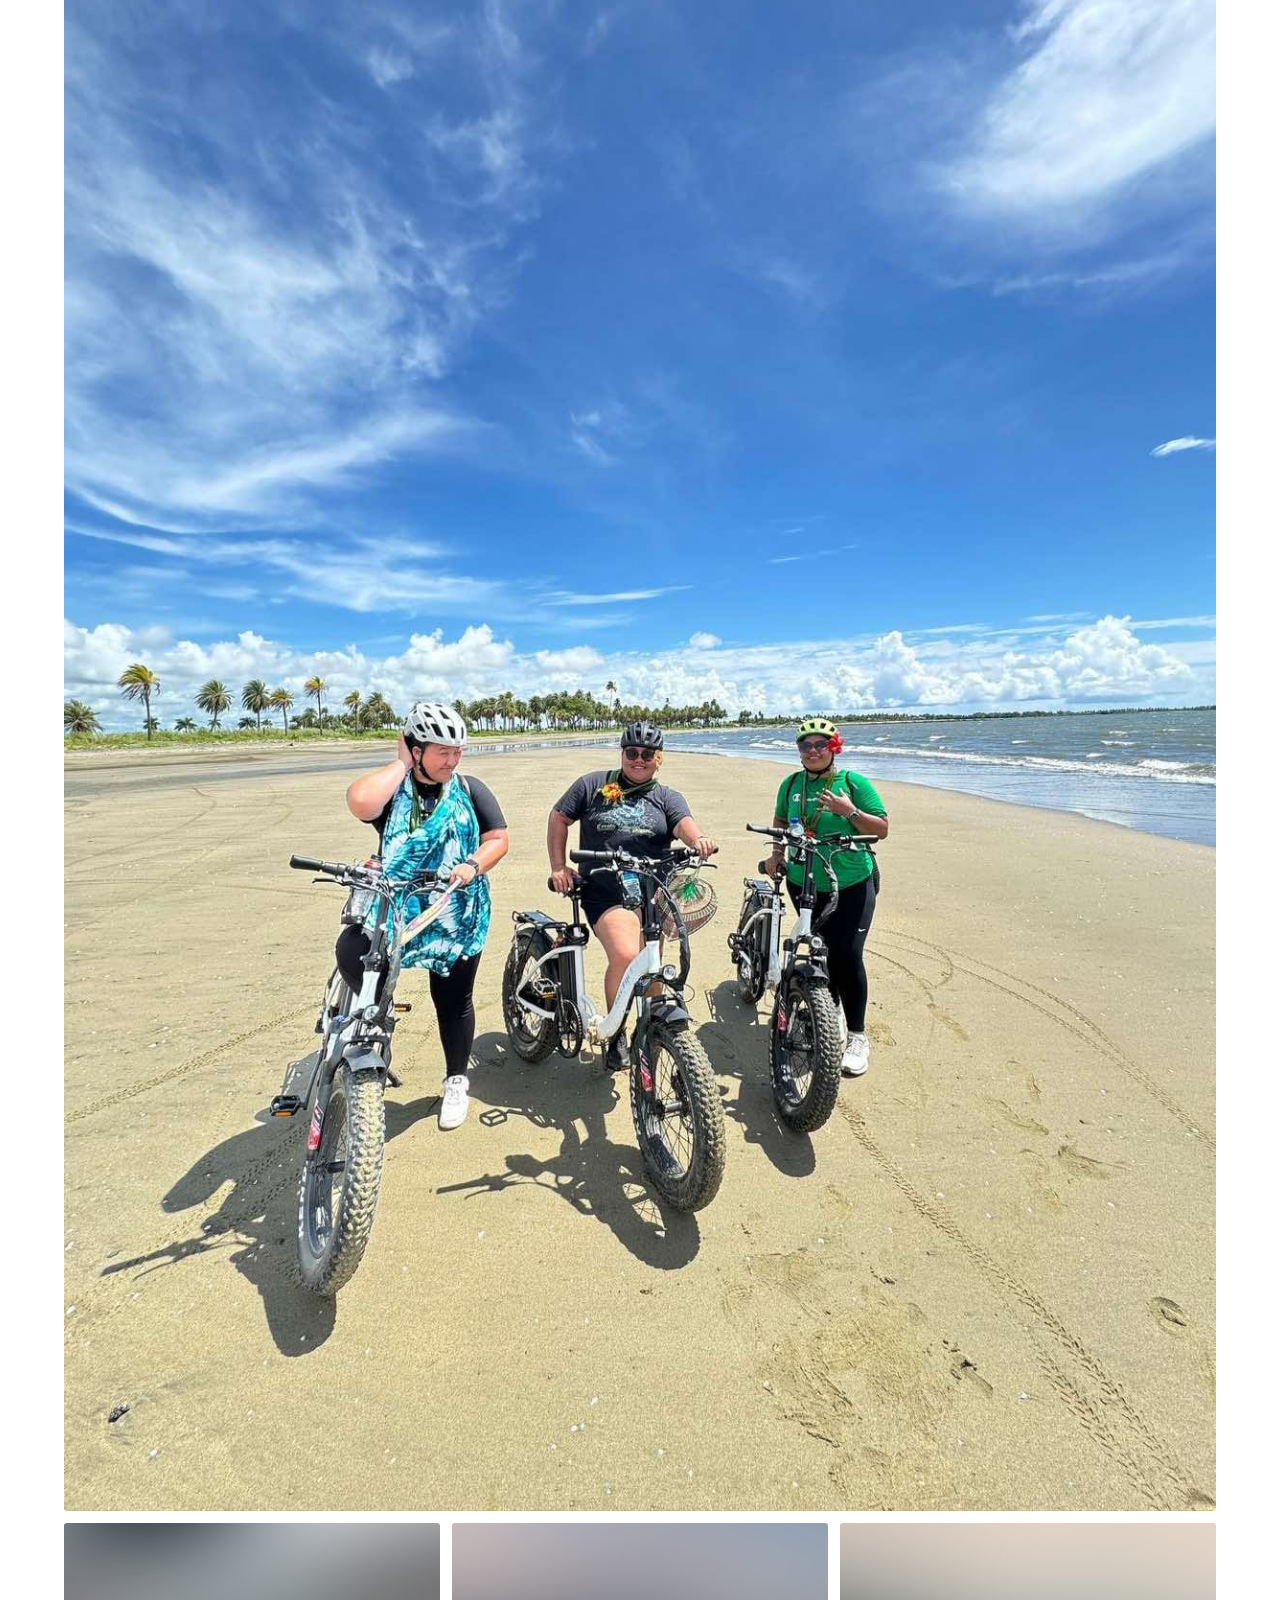
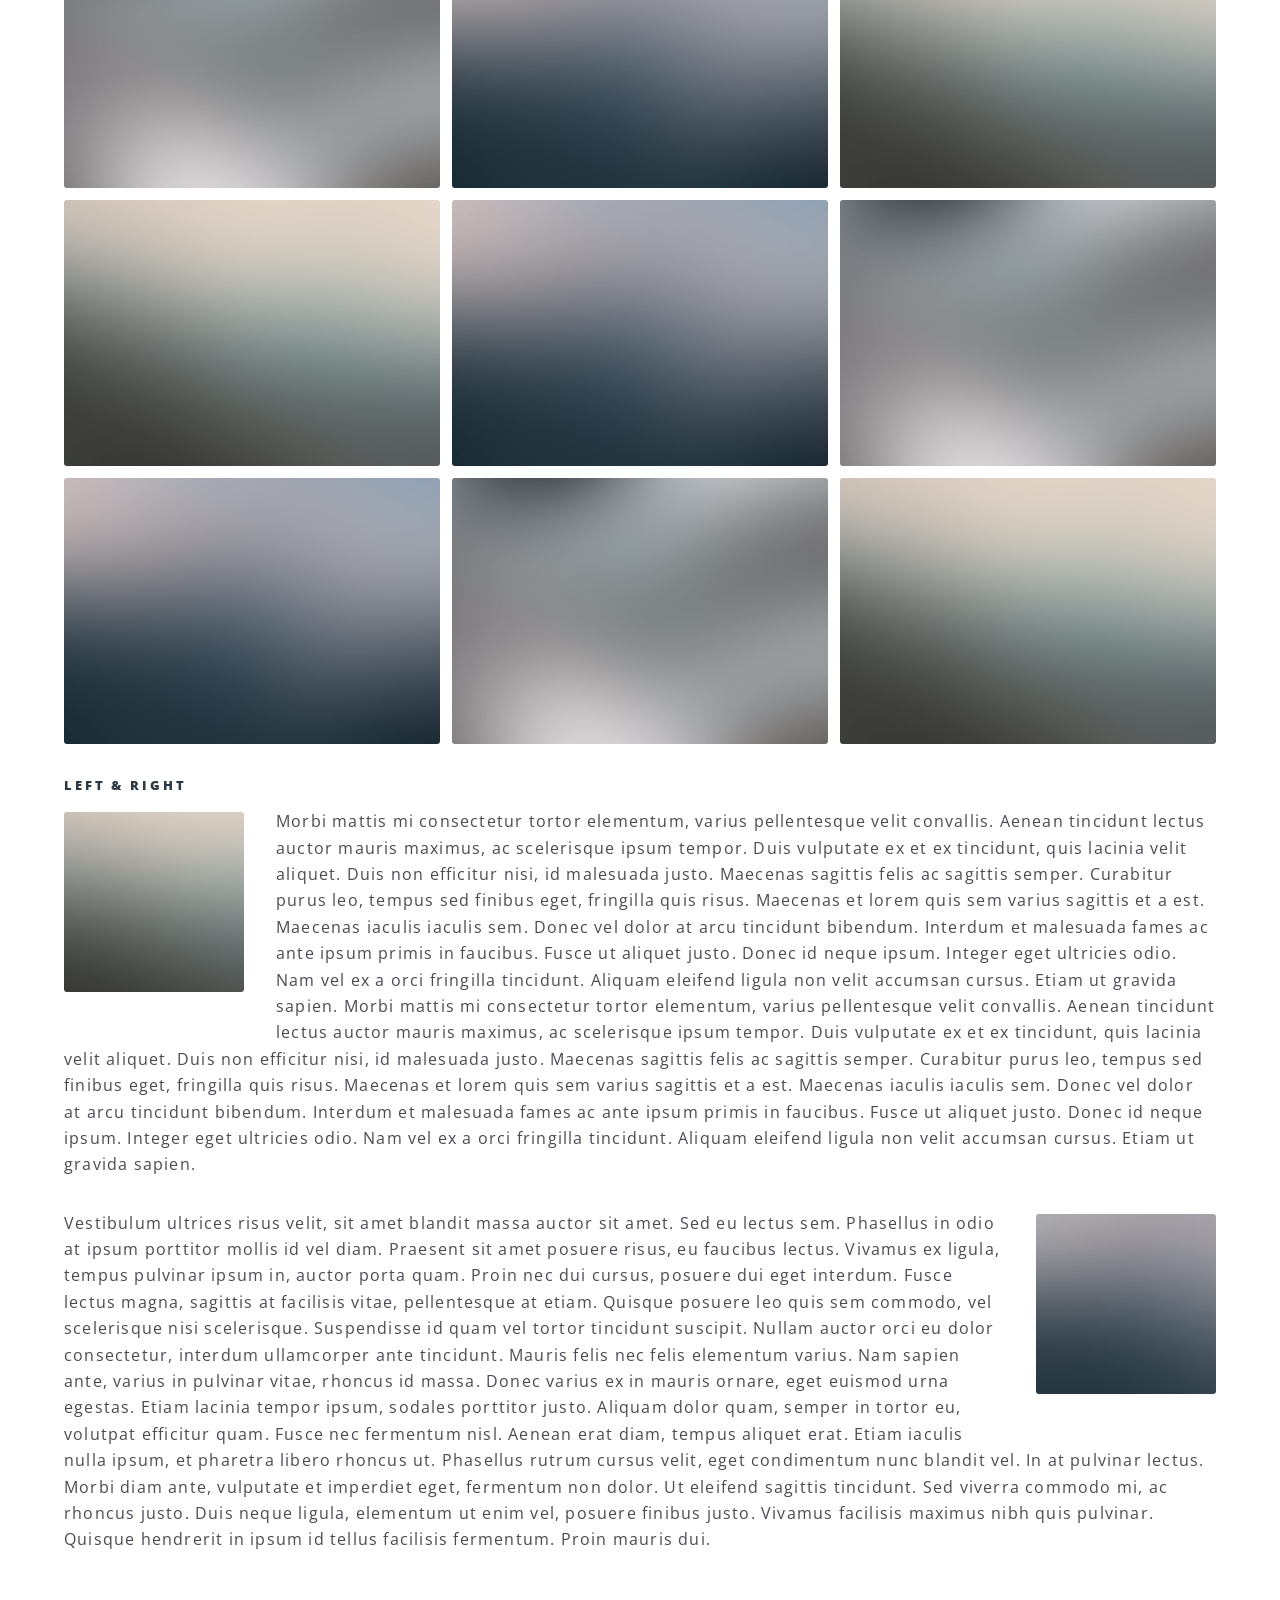
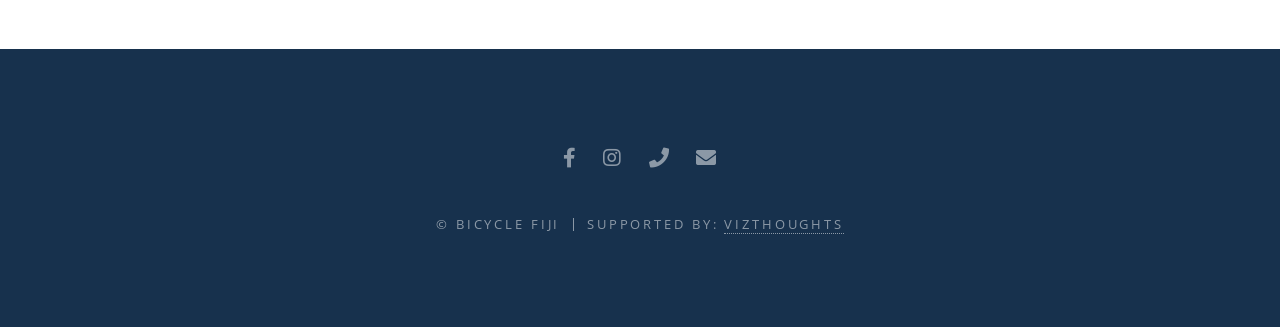
<file: elements.html>
<!DOCTYPE HTML>
<!--
	Spectral by HTML5 UP
	html5up.net | @ajlkn
	Free for personal and commercial use under the CCA 3.0 license (html5up.net/license)
-->
<html>
	<head>
		<title>Elements - Spectral by HTML5 UP</title>
		<meta charset="utf-8" />
		<meta name="viewport" content="width=device-width, initial-scale=1, user-scalable=no" />
		<link rel="icon" type="image/png" href="images/bicycleFiji_logo_whitebackground.png" />
		<link rel="stylesheet" href="assets/css/main.css" />
		<noscript><link rel="stylesheet" href="assets/css/noscript.css" /></noscript>
	</head>
	<body class="is-preload">

		<!-- Page Wrapper -->
			<div id="page-wrapper">

				<!-- Header -->
					<header id="header">
						<h1><a href="index.html"><img class="site-logo" src="images/bicycleFiji_logo_whitebackground.png" alt="Bicycle Fiji" /></a></h1>
						<nav id="nav">
							<ul>
								<li class="special">
									<a href="#menu" class="menuToggle"><span>Menu</span></a>
									<div id="menu">
										<ul>
											<li><a href="index.html">Home</a></li>
											<li><a href="generic.html">Generic</a></li>
											<li><a href="elements.html">Elements</a></li>
											<li><a href="#">Sign Up</a></li>
											<li><a href="#">Log In</a></li>
										</ul>
									</div>
								</li>
							</ul>
						</nav>
					</header>

				<!-- Main -->
					<article id="main">
						<header>
							<h2>Elements</h2>
							<p>Aliquam ut ex ut interdum donec amet imperdiet eleifend</p>
						</header>
						<section class="wrapper style5">
							<div class="inner">

								<section>
									<h4>Text</h4>
									<p>This is <b>bold</b> and this is <strong>strong</strong>. This is <i>italic</i> and this is <em>emphasized</em>.
									This is <sup>superscript</sup> text and this is <sub>subscript</sub> text.
									This is <u>underlined</u> and this is code: <code>for (;;) { ... }</code>. Finally, <a href="#">this is a link</a>.</p>
									<hr />
									<header>
										<h4>Heading with a Subtitle</h4>
										<p>Lorem ipsum dolor sit amet nullam id egestas urna aliquam</p>
									</header>
									<p>Nunc lacinia ante nunc ac lobortis. Interdum adipiscing gravida odio porttitor sem non mi integer non faucibus ornare mi ut ante amet placerat aliquet. Volutpat eu sed ante lacinia sapien lorem accumsan varius montes viverra nibh in adipiscing blandit tempus accumsan.</p>
									<header>
										<h5>Heading with a Subtitle</h5>
										<p>Lorem ipsum dolor sit amet nullam id egestas urna aliquam</p>
									</header>
									<p>Nunc lacinia ante nunc ac lobortis. Interdum adipiscing gravida odio porttitor sem non mi integer non faucibus ornare mi ut ante amet placerat aliquet. Volutpat eu sed ante lacinia sapien lorem accumsan varius montes viverra nibh in adipiscing blandit tempus accumsan.</p>
									<hr />
									<h2>Heading Level 2</h2>
									<h3>Heading Level 3</h3>
									<h4>Heading Level 4</h4>
									<h5>Heading Level 5</h5>
									<h6>Heading Level 6</h6>
									<hr />
									<h5>Blockquote</h5>
									<blockquote>Fringilla nisl. Donec accumsan interdum nisi, quis tincidunt felis sagittis eget tempus euismod. Vestibulum ante ipsum primis in faucibus vestibulum. Blandit adipiscing eu felis iaculis volutpat ac adipiscing accumsan faucibus. Vestibulum ante ipsum primis in faucibus lorem ipsum dolor sit amet nullam adipiscing eu felis.</blockquote>
									<h5>Preformatted</h5>
									<pre><code>i = 0;

while (!deck.isInOrder()) {
  print 'Iteration ' + i;
  deck.shuffle();
  i++;
}

print 'It took ' + i + ' iterations to sort the deck.';</code></pre>
								</section>

								<section>
									<h4>Lists</h4>
									<div class="row">
										<div class="col-6 col-12-medium">
											<h5>Unordered</h5>
											<ul>
												<li>Dolor pulvinar etiam.</li>
												<li>Sagittis adipiscing.</li>
												<li>Felis enim feugiat.</li>
											</ul>
											<h5>Alternate</h5>
											<ul class="alt">
												<li>Dolor pulvinar etiam.</li>
												<li>Sagittis adipiscing.</li>
												<li>Felis enim feugiat.</li>
											</ul>
										</div>
										<div class="col-6 col-12-medium">
											<h5>Ordered</h5>
											<ol>
												<li>Dolor pulvinar etiam.</li>
												<li>Etiam vel felis viverra.</li>
												<li>Felis enim feugiat.</li>
												<li>Dolor pulvinar etiam.</li>
												<li>Etiam vel felis lorem.</li>
												<li>Felis enim et feugiat.</li>
											</ol>
											<h5>Icons</h5>
											<ul class="icons">
												<li><a href="#" class="icon brands fa-twitter"><span class="label">Twitter</span></a></li>
												<li><a href="#" class="icon brands fa-facebook-f"><span class="label">Facebook</span></a></li>
												<li><a href="#" class="icon brands fa-instagram"><span class="label">Instagram</span></a></li>
												<li><a href="#" class="icon brands fa-github"><span class="label">Github</span></a></li>
											</ul>
										</div>
									</div>
									<h5>Actions</h5>
									<div class="row">
										<div class="col-6 col-12-medium">
											<ul class="actions">
												<li><a href="#" class="button primary">Default</a></li>
												<li><a href="#" class="button">Default</a></li>
											</ul>
											<ul class="actions small">
												<li><a href="#" class="button primary small">Small</a></li>
												<li><a href="#" class="button small">Small</a></li>
											</ul>
											<ul class="actions stacked">
												<li><a href="#" class="button primary">Default</a></li>
												<li><a href="#" class="button">Default</a></li>
											</ul>
											<ul class="actions stacked">
												<li><a href="#" class="button primary small">Small</a></li>
												<li><a href="#" class="button small">Small</a></li>
											</ul>
										</div>
										<div class="col-6 col-12-medium">
											<ul class="actions stacked">
												<li><a href="#" class="button primary fit">Default</a></li>
												<li><a href="#" class="button fit">Default</a></li>
											</ul>
											<ul class="actions stacked">
												<li><a href="#" class="button primary small fit">Small</a></li>
												<li><a href="#" class="button small fit">Small</a></li>
											</ul>
										</div>
									</div>
								</section>

								<section>
									<h4>Table</h4>
									<h5>Default</h5>
									<div class="table-wrapper">
										<table>
											<thead>
												<tr>
													<th>Name</th>
													<th>Description</th>
													<th>Price</th>
												</tr>
											</thead>
											<tbody>
												<tr>
													<td>Item One</td>
													<td>Ante turpis integer aliquet porttitor.</td>
													<td>29.99</td>
												</tr>
												<tr>
													<td>Item Two</td>
													<td>Vis ac commodo adipiscing arcu aliquet.</td>
													<td>19.99</td>
												</tr>
												<tr>
													<td>Item Three</td>
													<td> Morbi faucibus arcu accumsan lorem.</td>
													<td>29.99</td>
												</tr>
												<tr>
													<td>Item Four</td>
													<td>Vitae integer tempus condimentum.</td>
													<td>19.99</td>
												</tr>
												<tr>
													<td>Item Five</td>
													<td>Ante turpis integer aliquet porttitor.</td>
													<td>29.99</td>
												</tr>
											</tbody>
											<tfoot>
												<tr>
													<td colspan="2"></td>
													<td>100.00</td>
												</tr>
											</tfoot>
										</table>
									</div>

									<h5>Alternate</h5>
									<div class="table-wrapper">
										<table class="alt">
											<thead>
												<tr>
													<th>Name</th>
													<th>Description</th>
													<th>Price</th>
												</tr>
											</thead>
											<tbody>
												<tr>
													<td>Item One</td>
													<td>Ante turpis integer aliquet porttitor.</td>
													<td>29.99</td>
												</tr>
												<tr>
													<td>Item Two</td>
													<td>Vis ac commodo adipiscing arcu aliquet.</td>
													<td>19.99</td>
												</tr>
												<tr>
													<td>Item Three</td>
													<td> Morbi faucibus arcu accumsan lorem.</td>
													<td>29.99</td>
												</tr>
												<tr>
													<td>Item Four</td>
													<td>Vitae integer tempus condimentum.</td>
													<td>19.99</td>
												</tr>
												<tr>
													<td>Item Five</td>
													<td>Ante turpis integer aliquet porttitor.</td>
													<td>29.99</td>
												</tr>
											</tbody>
											<tfoot>
												<tr>
													<td colspan="2"></td>
													<td>100.00</td>
												</tr>
											</tfoot>
										</table>
									</div>
								</section>

								<section>
									<h4>Buttons</h4>
									<ul class="actions">
										<li><a href="#" class="button primary">Primary</a></li>
										<li><a href="#" class="button">Default</a></li>
									</ul>
									<ul class="actions">
										<li><a href="#" class="button large">Large</a></li>
										<li><a href="#" class="button">Default</a></li>
										<li><a href="#" class="button small">Small</a></li>
									</ul>
									<ul class="actions fit">
										<li><a href="#" class="button fit">Fit</a></li>
										<li><a href="#" class="button primary fit">Fit</a></li>
										<li><a href="#" class="button fit">Fit</a></li>
									</ul>
									<ul class="actions fit small">
										<li><a href="#" class="button primary fit small">Fit + Small</a></li>
										<li><a href="#" class="button fit small">Fit + Small</a></li>
										<li><a href="#" class="button primary fit small">Fit + Small</a></li>
									</ul>
									<ul class="actions">
										<li><a href="#" class="button primary icon solid fa-download">Icon</a></li>
										<li><a href="#" class="button icon solid fa-download">Icon</a></li>
									</ul>
									<ul class="actions">
										<li><span class="button primary disabled">Disabled</span></li>
										<li><span class="button disabled">Disabled</span></li>
									</ul>
								</section>

								<section>
									<h4>Form</h4>
									<form method="post" action="#">
										<div class="row gtr-uniform">
											<div class="col-6 col-12-xsmall">
												<input type="text" name="demo-name" id="demo-name" value="" placeholder="Name" />
											</div>
											<div class="col-6 col-12-xsmall">
												<input type="email" name="demo-email" id="demo-email" value="" placeholder="Email" />
											</div>
											<div class="col-12">
												<select name="demo-category" id="demo-category">
													<option value="">- Category -</option>
													<option value="1">Manufacturing</option>
													<option value="1">Shipping</option>
													<option value="1">Administration</option>
													<option value="1">Human Resources</option>
												</select>
											</div>
											<div class="col-4 col-12-small">
												<input type="radio" id="demo-priority-low" name="demo-priority" checked>
												<label for="demo-priority-low">Low</label>
											</div>
											<div class="col-4 col-12-small">
												<input type="radio" id="demo-priority-normal" name="demo-priority">
												<label for="demo-priority-normal">Normal</label>
											</div>
											<div class="col-4 col-12-small">
												<input type="radio" id="demo-priority-high" name="demo-priority">
												<label for="demo-priority-high">High</label>
											</div>
											<div class="col-6 col-12-small">
												<input type="checkbox" id="demo-copy" name="demo-copy">
												<label for="demo-copy">Email me a copy</label>
											</div>
											<div class="col-6 col-12-small">
												<input type="checkbox" id="demo-human" name="demo-human" checked>
												<label for="demo-human">Not a robot</label>
											</div>
											<div class="col-12">
												<textarea name="demo-message" id="demo-message" placeholder="Enter your message" rows="6"></textarea>
											</div>
											<div class="col-12">
												<ul class="actions">
													<li><input type="submit" value="Send Message" class="primary" /></li>
													<li><input type="reset" value="Reset" /></li>
												</ul>
											</div>
										</div>
									</form>
								</section>

								<section>
									<h4>Image</h4>
									<h5>Fit</h5>
									<div class="box alt">
										<div class="row gtr-50 gtr-uniform">
											<div class="col-12"><span class="image fit"><img src="images/banner.jpg" alt="" /></span></div>
											<div class="col-4"><span class="image fit"><img src="images/pic01.jpg" alt="" /></span></div>
											<div class="col-4"><span class="image fit"><img src="images/pic02.jpg" alt="" /></span></div>
											<div class="col-4"><span class="image fit"><img src="images/pic03.jpg" alt="" /></span></div>
											<div class="col-4"><span class="image fit"><img src="images/pic03.jpg" alt="" /></span></div>
											<div class="col-4"><span class="image fit"><img src="images/pic02.jpg" alt="" /></span></div>
											<div class="col-4"><span class="image fit"><img src="images/pic01.jpg" alt="" /></span></div>
											<div class="col-4"><span class="image fit"><img src="images/pic02.jpg" alt="" /></span></div>
											<div class="col-4"><span class="image fit"><img src="images/pic01.jpg" alt="" /></span></div>
											<div class="col-4"><span class="image fit"><img src="images/pic03.jpg" alt="" /></span></div>
										</div>
									</div>
									<h5>Left &amp; Right</h5>
									<p><span class="image left"><img src="images/pic04.jpg" alt="" /></span>Morbi mattis mi consectetur tortor elementum, varius pellentesque velit convallis. Aenean tincidunt lectus auctor mauris maximus, ac scelerisque ipsum tempor. Duis vulputate ex et ex tincidunt, quis lacinia velit aliquet. Duis non efficitur nisi, id malesuada justo. Maecenas sagittis felis ac sagittis semper. Curabitur purus leo, tempus sed finibus eget, fringilla quis risus. Maecenas et lorem quis sem varius sagittis et a est. Maecenas iaculis iaculis sem. Donec vel dolor at arcu tincidunt bibendum. Interdum et malesuada fames ac ante ipsum primis in faucibus. Fusce ut aliquet justo. Donec id neque ipsum. Integer eget ultricies odio. Nam vel ex a orci fringilla tincidunt. Aliquam eleifend ligula non velit accumsan cursus. Etiam ut gravida sapien. Morbi mattis mi consectetur tortor elementum, varius pellentesque velit convallis. Aenean tincidunt lectus auctor mauris maximus, ac scelerisque ipsum tempor. Duis vulputate ex et ex tincidunt, quis lacinia velit aliquet. Duis non efficitur nisi, id malesuada justo. Maecenas sagittis felis ac sagittis semper. Curabitur purus leo, tempus sed finibus eget, fringilla quis risus. Maecenas et lorem quis sem varius sagittis et a est. Maecenas iaculis iaculis sem. Donec vel dolor at arcu tincidunt bibendum. Interdum et malesuada fames ac ante ipsum primis in faucibus. Fusce ut aliquet justo. Donec id neque ipsum. Integer eget ultricies odio. Nam vel ex a orci fringilla tincidunt. Aliquam eleifend ligula non velit accumsan cursus. Etiam ut gravida sapien.</p>
									<p><span class="image right"><img src="images/pic05.jpg" alt="" /></span>Vestibulum ultrices risus velit, sit amet blandit massa auctor sit amet. Sed eu lectus sem. Phasellus in odio at ipsum porttitor mollis id vel diam. Praesent sit amet posuere risus, eu faucibus lectus. Vivamus ex ligula, tempus pulvinar ipsum in, auctor porta quam. Proin nec dui cursus, posuere dui eget interdum. Fusce lectus magna, sagittis at facilisis vitae, pellentesque at etiam. Quisque posuere leo quis sem commodo, vel scelerisque nisi scelerisque. Suspendisse id quam vel tortor tincidunt suscipit. Nullam auctor orci eu dolor consectetur, interdum ullamcorper ante tincidunt. Mauris felis nec felis elementum varius. Nam sapien ante, varius in pulvinar vitae, rhoncus id massa. Donec varius ex in mauris ornare, eget euismod urna egestas. Etiam lacinia tempor ipsum, sodales porttitor justo. Aliquam dolor quam, semper in tortor eu, volutpat efficitur quam. Fusce nec fermentum nisl. Aenean erat diam, tempus aliquet erat. Etiam iaculis nulla ipsum, et pharetra libero rhoncus ut. Phasellus rutrum cursus velit, eget condimentum nunc blandit vel. In at pulvinar lectus. Morbi diam ante, vulputate et imperdiet eget, fermentum non dolor. Ut eleifend sagittis tincidunt. Sed viverra commodo mi, ac rhoncus justo. Duis neque ligula, elementum ut enim vel, posuere finibus justo. Vivamus facilisis maximus nibh quis pulvinar. Quisque hendrerit in ipsum id tellus facilisis fermentum. Proin mauris dui.</p>
								</section>

							</div>
						</section>
					</article>

					<!-- Footer -->
					<footer id="footer">
						<ul class="icons">

							<li><a href="https://www.facebook.com/profile.php?id=61565636811728" class="icon brands fa-facebook-f"><span class="label">Facebook</span></a></li>
							<li><a href="https://www.instagram.com/bicycle_fiji/" class="icon brands fa-instagram"><span class="label">Instagram</span></a></li>
 <li phone="+679 9057118"><a href="tel:+679 9057118" class="icon solid fa-phone"><span class="label">Phone</span></a></li>
							<li><a href="mailto:bicyclefiji@gmail.com" class="icon solid fa-envelope"><span class="label">Email</span></a></li>
						</ul>
						<ul class="copyright">
							<li>&copy; Bicycle Fiji </li><li>Supported by: <a href="http://www.vizthoughts.com">Vizthoughts</a></li>
						</ul>
					</footer>

			</div>

		<!-- Scripts -->
			<script src="assets/js/jquery.min.js"></script>
			<script src="assets/js/jquery.scrollex.min.js"></script>
			<script src="assets/js/jquery.scrolly.min.js"></script>
			<script src="assets/js/browser.min.js"></script>
			<script src="assets/js/breakpoints.min.js"></script>
			<script src="assets/js/util.js"></script>
			<script src="assets/js/main.js"></script>

	</body>
</html>
</file>
<file: assets/css/noscript.css>
/*
	Spectral by HTML5 UP
	html5up.net | @ajlkn
	Free for personal and commercial use under the CCA 3.0 license (html5up.net/license)
*/

/* Banner */

	body.is-preload #banner h2 {
		-moz-transform: none;
		-webkit-transform: none;
		-ms-transform: none;
		transform: none;
		opacity: 1;
	}

		body.is-preload #banner h2:before, body.is-preload #banner h2:after {
			width: 100%;
		}

	body.is-preload #banner .more {
		-moz-transform: none;
		-webkit-transform: none;
		-ms-transform: none;
		transform: none;
		opacity: 1;
	}

	body.is-preload #banner:after {
		opacity: 0;
	}
</file>
<file: assets/css/main.css>
@import url(fontawesome-all.min.css);
@import url("https://fonts.googleapis.com/css?family=Open+Sans:400,400italic,600,600italic,800,800italic");

/*
	Spectral by HTML5 UP
	html5up.net | @ajlkn
	Free for personal and commercial use under the CCA 3.0 license (html5up.net/license)
*/

html, body, div, span, applet, object,
iframe, h1, h2, h3, h4, h5, h6, p, blockquote,
pre, a, abbr, acronym, address, big, cite,
code, del, dfn, em, img, ins, kbd, q, s, samp,
small, strike, strong, sub, sup, tt, var, b,
u, i, center, dl, dt, dd, ol, ul, li, fieldset,
form, label, legend, table, caption, tbody,
tfoot, thead, tr, th, td, article, aside,
canvas, details, embed, figure, figcaption,
footer, header, hgroup, menu, nav, output, ruby,
section, summary, time, mark, audio, video {
	margin: 0;
	padding: 0;
	border: 0;
	font-size: 100%;
	font: inherit;
	vertical-align: baseline;}

article, aside, details, figcaption, figure,
footer, header, hgroup, menu, nav, section {
	display: block;}

body {
	line-height: 1;
}

ol, ul {
	list-style: none;
}

blockquote, q {
	quotes: none;
}

	blockquote:before, blockquote:after, q:before, q:after {
		content: '';
		content: none;
	}

table {
	border-collapse: collapse;
	border-spacing: 0;
}

body {
	-webkit-text-size-adjust: none;
}

mark {
	background-color: transparent;
	color: inherit;
}

input::-moz-focus-inner {
	border: 0;
	padding: 0;
}

input, select, textarea {
	-moz-appearance: none;
	-webkit-appearance: none;
	-ms-appearance: none;
	appearance: none;
}

/* Basic */

	@-ms-viewport {
		width: device-width;
	}

	html {
		box-sizing: border-box;
	}

	*, *:before, *:after {
		box-sizing: inherit;
	}

	body {
		background: #2e3842;
	}

		body.is-preload *, body.is-preload *:before, body.is-preload *:after {
			-moz-animation: none !important;
			-webkit-animation: none !important;
			-ms-animation: none !important;
			animation: none !important;
			-moz-transition: none !important;
			-webkit-transition: none !important;
			-ms-transition: none !important;
			transition: none !important;
		}

	body, input, select, textarea {
		color: #fff;
		font-family: "Open Sans", Helvetica, sans-serif;
		font-size: 15pt;
		font-weight: 400;
		letter-spacing: 0.075em;
		line-height: 1.65em;
	}

		@media screen and (max-width: 1680px) {

			body, input, select, textarea {
				font-size: 13pt;
			}

		}

		@media screen and (max-width: 1280px) {

			body, input, select, textarea {
				font-size: 12pt;
			}

		}

		@media screen and (max-width: 736px) {

			body, input, select, textarea {
				font-size: 11pt;
				letter-spacing: 0.0375em;
			}

		}

	a {
		-moz-transition: color 0.2s ease, border-bottom-color 0.2s ease;
		-webkit-transition: color 0.2s ease, border-bottom-color 0.2s ease;
		-ms-transition: color 0.2s ease, border-bottom-color 0.2s ease;
		transition: color 0.2s ease, border-bottom-color 0.2s ease;
		border-bottom: dotted 1px;
		color: inherit;
		text-decoration: none;
	}

		a:hover {
			border-bottom-color: transparent;
		}

	strong, b {
		color: #fff;
		font-weight: 600;
	}

	em, i {
		font-style: italic;
	}

	p {
		margin: 0 0 2em 0;
	}

	h1, h2, h3, h4, h5, h6 {
		color: #fff;
		font-weight: 800;
		letter-spacing: 0.225em;
		line-height: 1em;
		margin: 0 0 1em 0;
		text-transform: uppercase;
	}

		h1 a, h2 a, h3 a, h4 a, h5 a, h6 a {
			color: inherit;
			text-decoration: none;
		}

	h2 {
		font-size: 1.35em;
		line-height: 1.75em;
	}

		@media screen and (max-width: 736px) {

			h2 {
				font-size: 1.1em;
				line-height: 1.65em;
			}

		}

	h3 {
		font-size: 1.15em;
		line-height: 1.75em;
	}

		@media screen and (max-width: 736px) {

			h3 {
				font-size: 1em;
				line-height: 1.65em;
			}

		}

	h4 {
		font-size: 1em;
		line-height: 1.5em;
	}

	h5 {
		font-size: 0.8em;
		line-height: 1.5em;
	}

	h6 {
		font-size: 0.7em;
		line-height: 1.5em;
	}

	sub {
		font-size: 0.8em;
		position: relative;
		top: 0.5em;
	}

	sup {
		font-size: 0.8em;
		position: relative;
		top: -0.5em;
	}

	hr {
		border: 0;
		border-bottom: solid 2px #fff;
		margin: 3em 0;
	}

		hr.major {
			margin: 4.5em 0;
		}

	blockquote {
		border-left: solid 4px #fff;
		font-style: italic;
		margin: 0 0 2em 0;
		padding: 0.5em 0 0.5em 2em;
	}

	code {
		background: rgba(144, 144, 144, 0.25);
		border-radius: 3px;
		font-family: "Courier New", monospace;
		font-size: 0.9em;
		letter-spacing: 0;
		margin: 0 0.25em;
		padding: 0.25em 0.65em;
	}

	pre {
		-webkit-overflow-scrolling: touch;
		font-family: "Courier New", monospace;
		font-size: 0.9em;
		margin: 0 0 2em 0;
	}

		pre code {
			display: block;
			line-height: 1.75em;
			padding: 1em 1.5em;
			overflow-x: auto;
		}

	.align-left {
		text-align: left;
	}

	.align-center {
		text-align: center;
	}

	.align-right {
		text-align: right;
	}

/* Row */

	.row {
		display: flex;
		flex-wrap: wrap;
		box-sizing: border-box;
		align-items: stretch;
	}

		.row > * {
			box-sizing: border-box;
		}

		.row.gtr-uniform > * > :last-child {
			margin-bottom: 0;
		}

		.row.aln-left {
			justify-content: flex-start;
		}

		.row.aln-center {
			justify-content: center;
		}

		.row.aln-right {
			justify-content: flex-end;
		}

		.row.aln-top {
			align-items: flex-start;
		}

		.row.aln-middle {
			align-items: center;
		}

		.row.aln-bottom {
			align-items: flex-end;
		}

		.row > .imp {
			order: -1;
		}

		.row > .col-1 {
			width: 8.33333%;
		}

		.row > .off-1 {
			margin-left: 8.33333%;
		}

		.row > .col-2 {
			width: 16.66667%;
		}

		.row > .off-2 {
			margin-left: 16.66667%;
		}

		.row > .col-3 {
			width: 25%;
		}

		.row > .off-3 {
			margin-left: 25%;
		}

		.row > .col-4 {
			width: 33.33333%;
		}

		.row > .off-4 {
			margin-left: 33.33333%;
		}

		.row > .col-5 {
			width: 41.66667%;
		}

		.row > .off-5 {
			margin-left: 41.66667%;
		}

		.row > .col-6 {
			width: 50%;
		}

		.row > .off-6 {
			margin-left: 50%;
		}

		.row > .col-7 {
			width: 58.33333%;
		}

		.row > .off-7 {
			margin-left: 58.33333%;
		}

		.row > .col-8 {
			width: 66.66667%;
		}

		.row > .off-8 {
			margin-left: 66.66667%;
		}

		.row > .col-9 {
			width: 75%;
		}

		.row > .off-9 {
			margin-left: 75%;
		}

		.row > .col-10 {
			width: 83.33333%;
		}

		.row > .off-10 {
			margin-left: 83.33333%;
		}

		.row > .col-11 {
			width: 91.66667%;
		}

		.row > .off-11 {
			margin-left: 91.66667%;
		}

		.row > .col-12 {
			width: 100%;
		}

		.row > .off-12 {
			margin-left: 100%;
		}

		.row.gtr-0 {
			margin-top: 0;
			margin-left: 0em;
		}

			.row.gtr-0 > * {
				padding: 0 0 0 0em;
			}

			.row.gtr-0.gtr-uniform {
				margin-top: 0em;
			}

				.row.gtr-0.gtr-uniform > * {
					padding-top: 0em;
				}

		.row.gtr-25 {
			margin-top: 0;
			margin-left: -0.375em;
		}

			.row.gtr-25 > * {
				padding: 0 0 0 0.375em;
			}

			.row.gtr-25.gtr-uniform {
				margin-top: -0.375em;
			}

				.row.gtr-25.gtr-uniform > * {
					padding-top: 0.375em;
				}

		.row.gtr-50 {
			margin-top: 0;
			margin-left: -0.75em;
		}

			.row.gtr-50 > * {
				padding: 0 0 0 0.75em;
			}

			.row.gtr-50.gtr-uniform {
				margin-top: -0.75em;
			}

				.row.gtr-50.gtr-uniform > * {
					padding-top: 0.75em;
				}

		.row {
			margin-top: 0;
			margin-left: -1.5em;
		}

			.row > * {
				padding: 0 0 0 1.5em;
			}

			.row.gtr-uniform {
				margin-top: -1.5em;
			}

				.row.gtr-uniform > * {
					padding-top: 1.5em;
				}

		.row.gtr-150 {
			margin-top: 0;
			margin-left: -2.25em;
		}

			.row.gtr-150 > * {
				padding: 0 0 0 2.25em;
			}

			.row.gtr-150.gtr-uniform {
				margin-top: -2.25em;
			}

				.row.gtr-150.gtr-uniform > * {
					padding-top: 2.25em;
				}

		.row.gtr-200 {
			margin-top: 0;
			margin-left: -3em;
		}

			.row.gtr-200 > * {
				padding: 0 0 0 3em;
			}

			.row.gtr-200.gtr-uniform {
				margin-top: -3em;
			}

				.row.gtr-200.gtr-uniform > * {
					padding-top: 3em;
				}

		@media screen and (max-width: 1680px) {

			.row {
				display: flex;
				flex-wrap: wrap;
				box-sizing: border-box;
				align-items: stretch;
			}

				.row > * {
					box-sizing: border-box;
				}

				.row.gtr-uniform > * > :last-child {
					margin-bottom: 0;
				}

				.row.aln-left {
					justify-content: flex-start;
				}

				.row.aln-center {
					justify-content: center;
				}

				.row.aln-right {
					justify-content: flex-end;
				}

				.row.aln-top {
					align-items: flex-start;
				}

				.row.aln-middle {
					align-items: center;
				}

				.row.aln-bottom {
					align-items: flex-end;
				}

				.row > .imp-xlarge {
					order: -1;
				}

				.row > .col-1-xlarge {
					width: 8.33333%;
				}

				.row > .off-1-xlarge {
					margin-left: 8.33333%;
				}

				.row > .col-2-xlarge {
					width: 16.66667%;
				}

				.row > .off-2-xlarge {
					margin-left: 16.66667%;
				}

				.row > .col-3-xlarge {
					width: 25%;
				}

				.row > .off-3-xlarge {
					margin-left: 25%;
				}

				.row > .col-4-xlarge {
					width: 33.33333%;
				}

				.row > .off-4-xlarge {
					margin-left: 33.33333%;
				}

				.row > .col-5-xlarge {
					width: 41.66667%;
				}

				.row > .off-5-xlarge {
					margin-left: 41.66667%;
				}

				.row > .col-6-xlarge {
					width: 50%;
				}

				.row > .off-6-xlarge {
					margin-left: 50%;
				}

				.row > .col-7-xlarge {
					width: 58.33333%;
				}

				.row > .off-7-xlarge {
					margin-left: 58.33333%;
				}

				.row > .col-8-xlarge {
					width: 66.66667%;
				}

				.row > .off-8-xlarge {
					margin-left: 66.66667%;
				}

				.row > .col-9-xlarge {
					width: 75%;
				}

				.row > .off-9-xlarge {
					margin-left: 75%;
				}

				.row > .col-10-xlarge {
					width: 83.33333%;
				}

				.row > .off-10-xlarge {
					margin-left: 83.33333%;
				}

				.row > .col-11-xlarge {
					width: 91.66667%;
				}

				.row > .off-11-xlarge {
					margin-left: 91.66667%;
				}

				.row > .col-12-xlarge {
					width: 100%;
				}

				.row > .off-12-xlarge {
					margin-left: 100%;
				}

				.row.gtr-0 {
					margin-top: 0;
					margin-left: 0em;
				}

					.row.gtr-0 > * {
						padding: 0 0 0 0em;
					}

					.row.gtr-0.gtr-uniform {
						margin-top: 0em;
					}

						.row.gtr-0.gtr-uniform > * {
							padding-top: 0em;
						}

				.row.gtr-25 {
					margin-top: 0;
					margin-left: -0.375em;
				}

					.row.gtr-25 > * {
						padding: 0 0 0 0.375em;
					}

					.row.gtr-25.gtr-uniform {
						margin-top: -0.375em;
					}

						.row.gtr-25.gtr-uniform > * {
							padding-top: 0.375em;
						}

				.row.gtr-50 {
					margin-top: 0;
					margin-left: -0.75em;
				}

					.row.gtr-50 > * {
						padding: 0 0 0 0.75em;
					}

					.row.gtr-50.gtr-uniform {
						margin-top: -0.75em;
					}

						.row.gtr-50.gtr-uniform > * {
							padding-top: 0.75em;
						}

				.row {
					margin-top: 0;
					margin-left: -1.5em;
				}

					.row > * {
						padding: 0 0 0 1.5em;
					}

					.row.gtr-uniform {
						margin-top: -1.5em;
					}

						.row.gtr-uniform > * {
							padding-top: 1.5em;
						}

				.row.gtr-150 {
					margin-top: 0;
					margin-left: -2.25em;
				}

					.row.gtr-150 > * {
						padding: 0 0 0 2.25em;
					}

					.row.gtr-150.gtr-uniform {
						margin-top: -2.25em;
					}

						.row.gtr-150.gtr-uniform > * {
							padding-top: 2.25em;
						}

				.row.gtr-200 {
					margin-top: 0;
					margin-left: -3em;
				}

					.row.gtr-200 > * {
						padding: 0 0 0 3em;
					}

					.row.gtr-200.gtr-uniform {
						margin-top: -3em;
					}

						.row.gtr-200.gtr-uniform > * {
							padding-top: 3em;
						}

		}

		@media screen and (max-width: 1280px) {

			.row {
				display: flex;
				flex-wrap: wrap;
				box-sizing: border-box;
				align-items: stretch;
			}

				.row > * {
					box-sizing: border-box;
				}

				.row.gtr-uniform > * > :last-child {
					margin-bottom: 0;
				}

				.row.aln-left {
					justify-content: flex-start;
				}

				.row.aln-center {
					justify-content: center;
				}

				.row.aln-right {
					justify-content: flex-end;
				}

				.row.aln-top {
					align-items: flex-start;
				}

				.row.aln-middle {
					align-items: center;
				}

				.row.aln-bottom {
					align-items: flex-end;
				}

				.row > .imp-large {
					order: -1;
				}

				.row > .col-1-large {
					width: 8.33333%;
				}

				.row > .off-1-large {
					margin-left: 8.33333%;
				}

				.row > .col-2-large {
					width: 16.66667%;
				}

				.row > .off-2-large {
					margin-left: 16.66667%;
				}

				.row > .col-3-large {
					width: 25%;
				}

				.row > .off-3-large {
					margin-left: 25%;
				}

				.row > .col-4-large {
					width: 33.33333%;
				}

				.row > .off-4-large {
					margin-left: 33.33333%;
				}

				.row > .col-5-large {
					width: 41.66667%;
				}

				.row > .off-5-large {
					margin-left: 41.66667%;
				}

				.row > .col-6-large {
					width: 50%;
				}

				.row > .off-6-large {
					margin-left: 50%;
				}

				.row > .col-7-large {
					width: 58.33333%;
				}

				.row > .off-7-large {
					margin-left: 58.33333%;
				}

				.row > .col-8-large {
					width: 66.66667%;
				}

				.row > .off-8-large {
					margin-left: 66.66667%;
				}

				.row > .col-9-large {
					width: 75%;
				}

				.row > .off-9-large {
					margin-left: 75%;
				}

				.row > .col-10-large {
					width: 83.33333%;
				}

				.row > .off-10-large {
					margin-left: 83.33333%;
				}

				.row > .col-11-large {
					width: 91.66667%;
				}

				.row > .off-11-large {
					margin-left: 91.66667%;
				}

				.row > .col-12-large {
					width: 100%;
				}

				.row > .off-12-large {
					margin-left: 100%;
				}

				.row.gtr-0 {
					margin-top: 0;
					margin-left: 0em;
				}

					.row.gtr-0 > * {
						padding: 0 0 0 0em;
					}

					.row.gtr-0.gtr-uniform {
						margin-top: 0em;
					}

						.row.gtr-0.gtr-uniform > * {
							padding-top: 0em;
						}

				.row.gtr-25 {
					margin-top: 0;
					margin-left: -0.375em;
				}

					.row.gtr-25 > * {
						padding: 0 0 0 0.375em;
					}

					.row.gtr-25.gtr-uniform {
						margin-top: -0.375em;
					}

						.row.gtr-25.gtr-uniform > * {
							padding-top: 0.375em;
						}

				.row.gtr-50 {
					margin-top: 0;
					margin-left: -0.75em;
				}

					.row.gtr-50 > * {
						padding: 0 0 0 0.75em;
					}

					.row.gtr-50.gtr-uniform {
						margin-top: -0.75em;
					}

						.row.gtr-50.gtr-uniform > * {
							padding-top: 0.75em;
						}

				.row {
					margin-top: 0;
					margin-left: -1.5em;
				}

					.row > * {
						padding: 0 0 0 1.5em;
					}

					.row.gtr-uniform {
						margin-top: -1.5em;
					}

						.row.gtr-uniform > * {
							padding-top: 1.5em;
						}

				.row.gtr-150 {
					margin-top: 0;
					margin-left: -2.25em;
				}

					.row.gtr-150 > * {
						padding: 0 0 0 2.25em;
					}

					.row.gtr-150.gtr-uniform {
						margin-top: -2.25em;
					}

						.row.gtr-150.gtr-uniform > * {
							padding-top: 2.25em;
						}

				.row.gtr-200 {
					margin-top: 0;
					margin-left: -3em;
				}

					.row.gtr-200 > * {
						padding: 0 0 0 3em;
					}

					.row.gtr-200.gtr-uniform {
						margin-top: -3em;
					}

						.row.gtr-200.gtr-uniform > * {
							padding-top: 3em;
						}

		}

		@media screen and (max-width: 980px) {

			.row {
				display: flex;
				flex-wrap: wrap;
				box-sizing: border-box;
				align-items: stretch;
			}

				.row > * {
					box-sizing: border-box;
				}

				.row.gtr-uniform > * > :last-child {
					margin-bottom: 0;
				}

				.row.aln-left {
					justify-content: flex-start;
				}

				.row.aln-center {
					justify-content: center;
				}

				.row.aln-right {
					justify-content: flex-end;
				}

				.row.aln-top {
					align-items: flex-start;
				}

				.row.aln-middle {
					align-items: center;
				}

				.row.aln-bottom {
					align-items: flex-end;
				}

				.row > .imp-medium {
					order: -1;
				}

				.row > .col-1-medium {
					width: 8.33333%;
				}

				.row > .off-1-medium {
					margin-left: 8.33333%;
				}

				.row > .col-2-medium {
					width: 16.66667%;
				}

				.row > .off-2-medium {
					margin-left: 16.66667%;
				}

				.row > .col-3-medium {
					width: 25%;
				}

				.row > .off-3-medium {
					margin-left: 25%;
				}

				.row > .col-4-medium {
					width: 33.33333%;
				}

				.row > .off-4-medium {
					margin-left: 33.33333%;
				}

				.row > .col-5-medium {
					width: 41.66667%;
				}

				.row > .off-5-medium {
					margin-left: 41.66667%;
				}

				.row > .col-6-medium {
					width: 50%;
				}

				.row > .off-6-medium {
					margin-left: 50%;
				}

				.row > .col-7-medium {
					width: 58.33333%;
				}

				.row > .off-7-medium {
					margin-left: 58.33333%;
				}

				.row > .col-8-medium {
					width: 66.66667%;
				}

				.row > .off-8-medium {
					margin-left: 66.66667%;
				}

				.row > .col-9-medium {
					width: 75%;
				}

				.row > .off-9-medium {
					margin-left: 75%;
				}

				.row > .col-10-medium {
					width: 83.33333%;
				}

				.row > .off-10-medium {
					margin-left: 83.33333%;
				}

				.row > .col-11-medium {
					width: 91.66667%;
				}

				.row > .off-11-medium {
					margin-left: 91.66667%;
				}

				.row > .col-12-medium {
					width: 100%;
				}

				.row > .off-12-medium {
					margin-left: 100%;
				}

				.row.gtr-0 {
					margin-top: 0;
					margin-left: 0em;
				}

					.row.gtr-0 > * {
						padding: 0 0 0 0em;
					}

					.row.gtr-0.gtr-uniform {
						margin-top: 0em;
					}

						.row.gtr-0.gtr-uniform > * {
							padding-top: 0em;
						}

				.row.gtr-25 {
					margin-top: 0;
					margin-left: -0.375em;
				}

					.row.gtr-25 > * {
						padding: 0 0 0 0.375em;
					}

					.row.gtr-25.gtr-uniform {
						margin-top: -0.375em;
					}

						.row.gtr-25.gtr-uniform > * {
							padding-top: 0.375em;
						}

				.row.gtr-50 {
					margin-top: 0;
					margin-left: -0.75em;
				}

					.row.gtr-50 > * {
						padding: 0 0 0 0.75em;
					}

					.row.gtr-50.gtr-uniform {
						margin-top: -0.75em;
					}

						.row.gtr-50.gtr-uniform > * {
							padding-top: 0.75em;
						}

				.row {
					margin-top: 0;
					margin-left: -1.5em;
				}

					.row > * {
						padding: 0 0 0 1.5em;
					}

					.row.gtr-uniform {
						margin-top: -1.5em;
					}

						.row.gtr-uniform > * {
							padding-top: 1.5em;
						}

				.row.gtr-150 {
					margin-top: 0;
					margin-left: -2.25em;
				}

					.row.gtr-150 > * {
						padding: 0 0 0 2.25em;
					}

					.row.gtr-150.gtr-uniform {
						margin-top: -2.25em;
					}

						.row.gtr-150.gtr-uniform > * {
							padding-top: 2.25em;
						}

				.row.gtr-200 {
					margin-top: 0;
					margin-left: -3em;
				}

					.row.gtr-200 > * {
						padding: 0 0 0 3em;
					}

					.row.gtr-200.gtr-uniform {
						margin-top: -3em;
					}

						.row.gtr-200.gtr-uniform > * {
							padding-top: 3em;
						}

		}

		@media screen and (max-width: 736px) {

			.row {
				display: flex;
				flex-wrap: wrap;
				box-sizing: border-box;
				align-items: stretch;
			}

				.row > * {
					box-sizing: border-box;
				}

				.row.gtr-uniform > * > :last-child {
					margin-bottom: 0;
				}

				.row.aln-left {
					justify-content: flex-start;
				}

				.row.aln-center {
					justify-content: center;
				}

				.row.aln-right {
					justify-content: flex-end;
				}

				.row.aln-top {
					align-items: flex-start;
				}

				.row.aln-middle {
					align-items: center;
				}

				.row.aln-bottom {
					align-items: flex-end;
				}

				.row > .imp-small {
					order: -1;
				}

				.row > .col-1-small {
					width: 8.33333%;
				}

				.row > .off-1-small {
					margin-left: 8.33333%;
				}

				.row > .col-2-small {
					width: 16.66667%;
				}

				.row > .off-2-small {
					margin-left: 16.66667%;
				}

				.row > .col-3-small {
					width: 25%;
				}

				.row > .off-3-small {
					margin-left: 25%;
				}

				.row > .col-4-small {
					width: 33.33333%;
				}

				.row > .off-4-small {
					margin-left: 33.33333%;
				}

				.row > .col-5-small {
					width: 41.66667%;
				}

				.row > .off-5-small {
					margin-left: 41.66667%;
				}

				.row > .col-6-small {
					width: 50%;
				}

				.row > .off-6-small {
					margin-left: 50%;
				}

				.row > .col-7-small {
					width: 58.33333%;
				}

				.row > .off-7-small {
					margin-left: 58.33333%;
				}

				.row > .col-8-small {
					width: 66.66667%;
				}

				.row > .off-8-small {
					margin-left: 66.66667%;
				}

				.row > .col-9-small {
					width: 75%;
				}

				.row > .off-9-small {
					margin-left: 75%;
				}

				.row > .col-10-small {
					width: 83.33333%;
				}

				.row > .off-10-small {
					margin-left: 83.33333%;
				}

				.row > .col-11-small {
					width: 91.66667%;
				}

				.row > .off-11-small {
					margin-left: 91.66667%;
				}

				.row > .col-12-small {
					width: 100%;
				}

				.row > .off-12-small {
					margin-left: 100%;
				}

				.row.gtr-0 {
					margin-top: 0;
					margin-left: 0em;
				}

					.row.gtr-0 > * {
						padding: 0 0 0 0em;
					}

					.row.gtr-0.gtr-uniform {
						margin-top: 0em;
					}

						.row.gtr-0.gtr-uniform > * {
							padding-top: 0em;
						}

				.row.gtr-25 {
					margin-top: 0;
					margin-left: -0.375em;
				}

					.row.gtr-25 > * {
						padding: 0 0 0 0.375em;
					}

					.row.gtr-25.gtr-uniform {
						margin-top: -0.375em;
					}

						.row.gtr-25.gtr-uniform > * {
							padding-top: 0.375em;
						}

				.row.gtr-50 {
					margin-top: 0;
					margin-left: -0.75em;
				}

					.row.gtr-50 > * {
						padding: 0 0 0 0.75em;
					}

					.row.gtr-50.gtr-uniform {
						margin-top: -0.75em;
					}

						.row.gtr-50.gtr-uniform > * {
							padding-top: 0.75em;
						}

				.row {
					margin-top: 0;
					margin-left: -1.5em;
				}

					.row > * {
						padding: 0 0 0 1.5em;
					}

					.row.gtr-uniform {
						margin-top: -1.5em;
					}

						.row.gtr-uniform > * {
							padding-top: 1.5em;
						}

				.row.gtr-150 {
					margin-top: 0;
					margin-left: -2.25em;
				}

					.row.gtr-150 > * {
						padding: 0 0 0 2.25em;
					}

					.row.gtr-150.gtr-uniform {
						margin-top: -2.25em;
					}

						.row.gtr-150.gtr-uniform > * {
							padding-top: 2.25em;
						}

				.row.gtr-200 {
					margin-top: 0;
					margin-left: -3em;
				}

					.row.gtr-200 > * {
						padding: 0 0 0 3em;
					}

					.row.gtr-200.gtr-uniform {
						margin-top: -3em;
					}

						.row.gtr-200.gtr-uniform > * {
							padding-top: 3em;
						}

		}

		@media screen and (max-width: 480px) {

			.row {
				display: flex;
				flex-wrap: wrap;
				box-sizing: border-box;
				align-items: stretch;
			}

				.row > * {
					box-sizing: border-box;
				}

				.row.gtr-uniform > * > :last-child {
					margin-bottom: 0;
				}

				.row.aln-left {
					justify-content: flex-start;
				}

				.row.aln-center {
					justify-content: center;
				}

				.row.aln-right {
					justify-content: flex-end;
				}

				.row.aln-top {
					align-items: flex-start;
				}

				.row.aln-middle {
					align-items: center;
				}

				.row.aln-bottom {
					align-items: flex-end;
				}

				.row > .imp-xsmall {
					order: -1;
				}

				.row > .col-1-xsmall {
					width: 8.33333%;
				}

				.row > .off-1-xsmall {
					margin-left: 8.33333%;
				}

				.row > .col-2-xsmall {
					width: 16.66667%;
				}

				.row > .off-2-xsmall {
					margin-left: 16.66667%;
				}

				.row > .col-3-xsmall {
					width: 25%;
				}

				.row > .off-3-xsmall {
					margin-left: 25%;
				}

				.row > .col-4-xsmall {
					width: 33.33333%;
				}

				.row > .off-4-xsmall {
					margin-left: 33.33333%;
				}

				.row > .col-5-xsmall {
					width: 41.66667%;
				}

				.row > .off-5-xsmall {
					margin-left: 41.66667%;
				}

				.row > .col-6-xsmall {
					width: 50%;
				}

				.row > .off-6-xsmall {
					margin-left: 50%;
				}

				.row > .col-7-xsmall {
					width: 58.33333%;
				}

				.row > .off-7-xsmall {
					margin-left: 58.33333%;
				}

				.row > .col-8-xsmall {
					width: 66.66667%;
				}

				.row > .off-8-xsmall {
					margin-left: 66.66667%;
				}

				.row > .col-9-xsmall {
					width: 75%;
				}

				.row > .off-9-xsmall {
					margin-left: 75%;
				}

				.row > .col-10-xsmall {
					width: 83.33333%;
				}

				.row > .off-10-xsmall {
					margin-left: 83.33333%;
				}

				.row > .col-11-xsmall {
					width: 91.66667%;
				}

				.row > .off-11-xsmall {
					margin-left: 91.66667%;
				}

				.row > .col-12-xsmall {
					width: 100%;
				}

				.row > .off-12-xsmall {
					margin-left: 100%;
				}

				.row.gtr-0 {
					margin-top: 0;
					margin-left: 0em;
				}

					.row.gtr-0 > * {
						padding: 0 0 0 0em;
					}

					.row.gtr-0.gtr-uniform {
						margin-top: 0em;
					}

						.row.gtr-0.gtr-uniform > * {
							padding-top: 0em;
						}

				.row.gtr-25 {
					margin-top: 0;
					margin-left: -0.375em;
				}

					.row.gtr-25 > * {
						padding: 0 0 0 0.375em;
					}

					.row.gtr-25.gtr-uniform {
						margin-top: -0.375em;
					}

						.row.gtr-25.gtr-uniform > * {
							padding-top: 0.375em;
						}

				.row.gtr-50 {
					margin-top: 0;
					margin-left: -0.75em;
				}

					.row.gtr-50 > * {
						padding: 0 0 0 0.75em;
					}

					.row.gtr-50.gtr-uniform {
						margin-top: -0.75em;
					}

						.row.gtr-50.gtr-uniform > * {
							padding-top: 0.75em;
						}

				.row {
					margin-top: 0;
					margin-left: -1.5em;
				}

					.row > * {
						padding: 0 0 0 1.5em;
					}

					.row.gtr-uniform {
						margin-top: -1.5em;
					}

						.row.gtr-uniform > * {
							padding-top: 1.5em;
						}

				.row.gtr-150 {
					margin-top: 0;
					margin-left: -2.25em;
				}

					.row.gtr-150 > * {
						padding: 0 0 0 2.25em;
					}

					.row.gtr-150.gtr-uniform {
						margin-top: -2.25em;
					}

						.row.gtr-150.gtr-uniform > * {
							padding-top: 2.25em;
						}

				.row.gtr-200 {
					margin-top: 0;
					margin-left: -3em;
				}

					.row.gtr-200 > * {
						padding: 0 0 0 3em;
					}

					.row.gtr-200.gtr-uniform {
						margin-top: -3em;
					}

						.row.gtr-200.gtr-uniform > * {
							padding-top: 3em;
						}

		}

/* Section/Article */

	section.special, article.special {
		text-align: center;
	}

	header p {
		color: rgba(255, 255, 255, 0.5);
		position: relative;
		top: -0.25em;
	}

	header h3 + p {
		font-size: 1.1em;
	}

	header h4 + p,
	header h5 + p,
	header h6 + p {
		font-size: 0.9em;
	}

	header.major {
		margin: 0 0 3.5em 0;
	}

		header.major h2, header.major h3, header.major h4, header.major h5, header.major h6 {
			border-bottom: solid 2px #fff;
			display: inline-block;
			padding-bottom: 1em;
			position: relative;
		}

			header.major h2:after, header.major h3:after, header.major h4:after, header.major h5:after, header.major h6:after {
				content: '';
				display: block;
				height: 1px;
			}

		header.major p {
			color: #fff;
			top: 0;
		}

		@media screen and (max-width: 736px) {

			header.major {
				margin: 0 0 2em 0;
			}

		}

	@media screen and (max-width: 980px) {

		header br {
			display: none;
		}

	}

/* Form */

	form {
		margin: 0 0 2em 0;
	}

	label {
		color: #fff;
		display: block;
		font-size: 0.9em;
		font-weight: 600;
		margin: 0 0 1em 0;
	}

	input[type="text"],
	input[type="password"],
	input[type="email"],
	select,
	textarea {
		-moz-appearance: none;
		-webkit-appearance: none;
		-ms-appearance: none;
		appearance: none;
		background-color: rgba(144, 144, 144, 0.25);
		border-radius: 3px;
		border: none;
		color: inherit;
		display: block;
		outline: 0;
		padding: 0 1em;
		text-decoration: none;
		width: 100%;
	}

		input[type="text"]:invalid,
		input[type="password"]:invalid,
		input[type="email"]:invalid,
		select:invalid,
		textarea:invalid {
			box-shadow: none;
		}

		input[type="text"]:focus,
		input[type="password"]:focus,
		input[type="email"]:focus,
		select:focus,
		textarea:focus {
			box-shadow: 0 0 0 2px #21b2a6;
		}

	select {
		background-size: 1.25em;
		background-repeat: no-repeat;
		background-position: calc(100% - 1em) center;
		height: 2.75em;
		padding-right: 2.75em;
		text-overflow: ellipsis;
	}

		select:focus::-ms-value {
			background-color: transparent;
		}

		select::-ms-expand {
			display: none;
		}

	input[type="text"],
	input[type="password"],
	input[type="email"],
	select {
		height: 2.75em;
	}

	textarea {
		padding: 0.75em 1em;
	}

	input[type="checkbox"],
	input[type="radio"] {
		-moz-appearance: none;
		-webkit-appearance: none;
		-ms-appearance: none;
		appearance: none;
		display: block;
		float: left;
		margin-right: -2em;
		opacity: 0;
		width: 1em;
		z-index: -1;
	}

		input[type="checkbox"] + label,
		input[type="radio"] + label {
			text-decoration: none;
			color: #fff;
			cursor: pointer;
			display: inline-block;
			font-size: 1em;
			font-weight: 400;
			padding-left: 2.4em;
			padding-right: 0.75em;
			position: relative;
		}

			input[type="checkbox"] + label:before,
			input[type="radio"] + label:before {
				-moz-osx-font-smoothing: grayscale;
				-webkit-font-smoothing: antialiased;
				display: inline-block;
				font-style: normal;
				font-variant: normal;
				text-rendering: auto;
				line-height: 1;
				text-transform: none !important;
				font-family: 'Font Awesome 5 Free';
				font-weight: 900;
			}

			input[type="checkbox"] + label:before,
			input[type="radio"] + label:before {
				background: rgba(144, 144, 144, 0.25);
				border-radius: 3px;
				content: '';
				display: inline-block;
				font-size: 0.8em;
				height: 2.0625em;
				left: 0;
				line-height: 2.0625em;
				position: absolute;
				text-align: center;
				top: 0;
				width: 2.0625em;
			}

		input[type="checkbox"]:checked + label:before,
		input[type="radio"]:checked + label:before {
			background: #2e3842;
			color: #fff;
			content: '\f00c';
		}

		input[type="checkbox"]:focus + label:before,
		input[type="radio"]:focus + label:before {
			box-shadow: 0 0 0 2px #21b2a6;
		}

	input[type="checkbox"] + label:before {
		border-radius: 3px;
	}

	input[type="radio"] + label:before {
		border-radius: 100%;
	}

	::-webkit-input-placeholder {
		color: rgba(255, 255, 255, 0.5) !important;
		opacity: 1.0;
	}

	:-moz-placeholder {
		color: rgba(255, 255, 255, 0.5) !important;
		opacity: 1.0;
	}

	::-moz-placeholder {
		color: rgba(255, 255, 255, 0.5) !important;
		opacity: 1.0;
	}

	:-ms-input-placeholder {
		color: rgba(255, 255, 255, 0.5) !important;
		opacity: 1.0;
	}

/* Box */

	.box {
		border-radius: 3px;
		border: solid 2px #fff;
		margin-bottom: 2em;
		padding: 1.5em;
	}

		.box > :last-child,
		.box > :last-child > :last-child,
		.box > :last-child > :last-child > :last-child {
			margin-bottom: 0;
		}

		.box.alt {
			border: 0;
			border-radius: 0;
			padding: 0;
		}

/* Icon */

	.icon {
		text-decoration: none;
		border-bottom: none;
		position: relative;
	}

		.icon:before {
			-moz-osx-font-smoothing: grayscale;
			-webkit-font-smoothing: antialiased;
			display: inline-block;
			font-style: normal;
			font-variant: normal;
			text-rendering: auto;
			line-height: 1;
			text-transform: none !important;
			font-family: 'Font Awesome 5 Free';
			font-weight: 400;
		}

		.icon > .label {
			display: none;
		}

		.icon:before {
			line-height: inherit;
		}

		.icon.solid:before {
			font-weight: 900;
		}

		.icon.brands:before {
			font-family: 'Font Awesome 5 Brands';
		}

		.icon.major {
			-moz-transform: rotate(-45deg);
			-webkit-transform: rotate(-45deg);
			-ms-transform: rotate(-45deg);
			transform: rotate(-45deg);
			border-radius: 3px;
			border: solid 2px #fff;
			display: inline-block;
			font-size: 1.35em;
			height: calc(3em + 2px);
			line-height: 3em;
			text-align: center;
			width: calc(3em + 2px);
		}

			.icon.major:before {
				-moz-transform: rotate(45deg);
				-webkit-transform: rotate(45deg);
				-ms-transform: rotate(45deg);
				transform: rotate(45deg);
				display: inline-block;
				font-size: 1.5em;
			}

			@media screen and (max-width: 736px) {

				.icon.major {
					font-size: 1em;
				}

			}

		.icon.style1 {
			color: #00ffcc;
		}

		.icon.style2 {
			color: #00f0ff;
		}

		.icon.style3 {
			color: #76ddff;
		}

/* Image */

	.image {
		border-radius: 3px;
		border: 0;
		display: inline-block;
		position: relative;
	}

		.image img {
			border-radius: 3px;
			display: block;
		}

		.image.left {
			float: left;
			margin: 0 2em 2em 0;
			top: 0.25em;
		}

		.image.right {
			float: right;
			margin: 0 0 2em 2em;
			top: 0.25em;
		}

		.image.left, .image.right {
			max-width: 40%;
		}

			.image.left img, .image.right img {
				width: 100%;
			}

		.image.fit {
			display: block;
			margin: 0 0 2em 0;
			width: 100%;
		}

			.image.fit img {
				width: 100%;
			}

/* List */

	ol {
		list-style: decimal;
		margin: 0 0 2em 0;
		padding-left: 1.25em;
	}

		ol li {
			padding-left: 0.25em;
		}

	ul {
		list-style: disc;
		margin: 0 0 2em 0;
		padding-left: 1em;
	}

		ul li {
			padding-left: 0.5em;
		}

		ul.alt {
			list-style: none;
			padding-left: 0;
		}

			ul.alt li {
				border-top: solid 1px #fff;
				padding: 0.5em 0;
			}

				ul.alt li:first-child {
					border-top: 0;
					padding-top: 0;
				}

	dl {
		margin: 0 0 2em 0;
	}

/* Actions */

	ul.actions {
		display: -moz-flex;
		display: -webkit-flex;
		display: -ms-flex;
		display: flex;
		cursor: default;
		list-style: none;
		margin-left: -1em;
		padding-left: 0;
	}

		ul.actions li {
			padding: 0 0 0 1em;
			vertical-align: middle;
		}

		ul.actions.special {
			-moz-justify-content: center;
			-webkit-justify-content: center;
			-ms-justify-content: center;
			justify-content: center;
			width: 100%;
			margin-left: 0;
		}

			ul.actions.special li:first-child {
				padding-left: 0;
			}

		ul.actions.stacked {
			-moz-flex-direction: column;
			-webkit-flex-direction: column;
			-ms-flex-direction: column;
			flex-direction: column;
			margin-left: 0;
		}

			ul.actions.stacked li {
				padding: 1em 0 0 0;
			}

				ul.actions.stacked li:first-child {
					padding-top: 0;
				}

		ul.actions.fit {
			width: calc(100% + 1em);
		}

			ul.actions.fit li {
				-moz-flex-grow: 1;
				-webkit-flex-grow: 1;
				-ms-flex-grow: 1;
				flex-grow: 1;
				-moz-flex-shrink: 1;
				-webkit-flex-shrink: 1;
				-ms-flex-shrink: 1;
				flex-shrink: 1;
				width: 100%;
			}

				ul.actions.fit li > * {
					width: 100%;
				}

			ul.actions.fit.stacked {
				width: 100%;
			}

		@media screen and (max-width: 480px) {

			ul.actions:not(.fixed) {
				-moz-flex-direction: column;
				-webkit-flex-direction: column;
				-ms-flex-direction: column;
				flex-direction: column;
				margin-left: 0;
				width: 100% !important;
			}

				ul.actions:not(.fixed) li {
					-moz-flex-grow: 1;
					-webkit-flex-grow: 1;
					-ms-flex-grow: 1;
					flex-grow: 1;
					-moz-flex-shrink: 1;
					-webkit-flex-shrink: 1;
					-ms-flex-shrink: 1;
					flex-shrink: 1;
					padding: 1em 0 0 0;
					text-align: center;
					width: 100%;
				}

					ul.actions:not(.fixed) li > * {
						width: 100%;
					}

					ul.actions:not(.fixed) li:first-child {
						padding-top: 0;
					}

					ul.actions:not(.fixed) li input[type="submit"],
					ul.actions:not(.fixed) li input[type="reset"],
					ul.actions:not(.fixed) li input[type="button"],
					ul.actions:not(.fixed) li button,
					ul.actions:not(.fixed) li .button {
						width: 100%;
					}

						ul.actions:not(.fixed) li input[type="submit"].icon:before,
						ul.actions:not(.fixed) li input[type="reset"].icon:before,
						ul.actions:not(.fixed) li input[type="button"].icon:before,
						ul.actions:not(.fixed) li button.icon:before,
						ul.actions:not(.fixed) li .button.icon:before {
							margin-left: -0.5em;
						}

		}

/* Icons */

	ul.icons {
		cursor: default;
		list-style: none;
		padding-left: 0;
	}

		ul.icons li {
			display: inline-block;
			padding: 0 1em 0 0;
		}

			ul.icons li:last-child {
				padding-right: 0 !important;
			}

		ul.icons.major {
			padding: 1em 0;
		}

			ul.icons.major li {
				padding-right: 3.5em;
			}

				@media screen and (max-width: 736px) {

					ul.icons.major li {
						padding: 0 1em !important;
					}

				}

/* Table */

	.table-wrapper {
		-webkit-overflow-scrolling: touch;
		overflow-x: auto;
	}

	table {
		margin: 0 0 2em 0;
		width: 100%;
	}

		table tbody tr {
			border: solid 1px #fff;
			border-left: 0;
			border-right: 0;
		}

			table tbody tr:nth-child(2n + 1) {
				background-color: rgba(144, 144, 144, 0.25);
			}

		table td {
			padding: 0.75em 0.75em;
		}

		table th {
			color: #fff;
			font-size: 0.9em;
			font-weight: 600;
			padding: 0 0.75em 0.75em 0.75em;
			text-align: left;
		}

		table thead {
			border-bottom: solid 2px #fff;
		}

		table tfoot {
			border-top: solid 2px #fff;
		}

		table.alt {
			border-collapse: separate;
		}

			table.alt tbody tr td {
				border: solid 1px #fff;
				border-left-width: 0;
				border-top-width: 0;
			}

				table.alt tbody tr td:first-child {
					border-left-width: 1px;
				}

			table.alt tbody tr:first-child td {
				border-top-width: 1px;
			}

			table.alt thead {
				border-bottom: 0;
			}

			table.alt tfoot {
				border-top: 0;
			}

/* Button */

	input[type="submit"],
	input[type="reset"],
	input[type="button"],
	button,
	.button {
		-moz-appearance: none;
		-webkit-appearance: none;
		-ms-appearance: none;
		appearance: none;
		-moz-transition: background-color 0.2s ease-in-out, color 0.2s ease-in-out;
		-webkit-transition: background-color 0.2s ease-in-out, color 0.2s ease-in-out;
		-ms-transition: background-color 0.2s ease-in-out, color 0.2s ease-in-out;
		transition: background-color 0.2s ease-in-out, color 0.2s ease-in-out;
		background-color: transparent;
		border-radius: 3px;
		border: 0;
		box-shadow: inset 0 0 0 2px #fff;
		color: #fff;
		cursor: pointer;
		display: inline-block;
		font-size: 0.8em;
		font-weight: 600;
		height: 3.125em;
		letter-spacing: 0.225em;
		line-height: 3.125em;
		max-width: 30em;
		padding: 0 2.75em;
		text-align: center;
		text-decoration: none;
		text-transform: uppercase;
		white-space: nowrap;
		overflow: hidden;
		text-overflow: ellipsis;
	}

		input[type="submit"]:hover,
		input[type="reset"]:hover,
		input[type="button"]:hover,
		button:hover,
		.button:hover {
			background-color: rgba(144, 144, 144, 0.25);
		}

		input[type="submit"]:active,
		input[type="reset"]:active,
		input[type="button"]:active,
		button:active,
		.button:active {
			background-color: rgba(144, 144, 144, 0.5);
		}

		input[type="submit"].icon:before,
		input[type="reset"].icon:before,
		input[type="button"].icon:before,
		button.icon:before,
		.button.icon:before {
			margin-right: 0.5em;
		}

		input[type="submit"].fit,
		input[type="reset"].fit,
		input[type="button"].fit,
		button.fit,
		.button.fit {
			width: 100%;
		}

		input[type="submit"].small,
		input[type="reset"].small,
		input[type="button"].small,
		button.small,
		.button.small {
			font-size: 0.8em;
		}

		input[type="submit"].large,
		input[type="reset"].large,
		input[type="button"].large,
		button.large,
		.button.large {
			font-size: 1.35em;
		}

		input[type="submit"].primary,
		input[type="reset"].primary,
		input[type="button"].primary,
		button.primary,
		.button.primary {
			background-color: #ed4933;
			box-shadow: none !important;
			color: #ffffff !important;
		}

			input[type="submit"].primary:hover,
			input[type="reset"].primary:hover,
			input[type="button"].primary:hover,
			button.primary:hover,
			.button.primary:hover {
				background-color: #ef5e4a !important;
			}

			input[type="submit"].primary:active,
			input[type="reset"].primary:active,
			input[type="button"].primary:active,
			button.primary:active,
			.button.primary:active {
				background-color: #eb341c !important;
			}

		input[type="submit"].disabled, input[type="submit"]:disabled,
		input[type="reset"].disabled,
		input[type="reset"]:disabled,
		input[type="button"].disabled,
		input[type="button"]:disabled,
		button.disabled,
		button:disabled,
		.button.disabled,
		.button:disabled {
			pointer-events: none;
			opacity: 0.25;
		}

		@media screen and (max-width: 736px) {

			input[type="submit"],
			input[type="reset"],
			input[type="button"],
			button,
			.button {
				height: 3.75em;
				line-height: 3.75em;
			}

		}

/* Features */

	.features {
		display: -moz-flex;
		display: -webkit-flex;
		display: -ms-flex;
		display: flex;
		-moz-flex-wrap: wrap;
		-webkit-flex-wrap: wrap;
		-ms-flex-wrap: wrap;
		flex-wrap: wrap;
		-moz-justify-content: center;
		-webkit-justify-content: center;
		-ms-justify-content: center;
		justify-content: center;
		list-style: none;
		padding: 0;
		width: 100%;
	}

		.features li {
			padding: 4em 4em 2em 6em ;
			display: block;
			position: relative;
			text-align: left;
			width: 50%;
		}

			.features li:nth-child(1) {
				background-color: rgba(0, 0, 0, 0.035);
			}

			.features li:nth-child(2) {
				background-color: rgba(0, 0, 0, 0.07);
			}

			.features li:nth-child(3) {
				background-color: rgba(0, 0, 0, 0.105);
			}

			.features li:nth-child(4) {
				background-color: rgba(0, 0, 0, 0.14);
			}

			.features li:nth-child(5) {
				background-color: rgba(0, 0, 0, 0.175);
			}

			.features li:nth-child(6) {
				background-color: rgba(0, 0, 0, 0.21);
			}

			.features li:nth-child(7) {
				background-color: rgba(0, 0, 0, 0.245);
			}

			.features li:nth-child(8) {
				background-color: rgba(0, 0, 0, 0.28);
			}

			.features li:nth-child(9) {
				background-color: rgba(0, 0, 0, 0.315);
			}

			.features li:nth-child(10) {
				background-color: rgba(0, 0, 0, 0.35);
			}

			.features li:before {
				display: block;
				color: #00ffcc;
				position: absolute;
				left: 1.75em;
				top: 2.75em;
				font-size: 1.5em;
			}

			.features li:nth-child(1) {
				border-top-left-radius: 3px;
			}

			.features li:nth-child(2) {
				border-top-right-radius: 3px;
			}

			.features li:nth-last-child(1) {
				border-bottom-right-radius: 3px;
			}

			.features li:nth-last-child(2) {
				border-bottom-left-radius: 3px;
			}

			@media screen and (max-width: 980px) {

				.features li {
					padding: 3em 2em 1em 2em ;
					text-align: center;
				}

					.features li:before {
						left: 0;
						margin: 0 0 1em 0;
						position: relative;
						top: 0;
					}

			}

			@media screen and (max-width: 736px) {

				.features li {
					padding: 3em 0 1em 0 ;
					background-color: transparent !important;
					border-top: solid 2px #fff;
					width: 100%;
				}

					.features li:first-child {
						border-top: 0;
					}

			}

/* Spotlight */

	.spotlight {
		-moz-align-items: center;
		-webkit-align-items: center;
		-ms-align-items: center;
		align-items: center;
		display: -moz-flex;
		display: -webkit-flex;
		display: -ms-flex;
		display: flex;
	}

		.spotlight .image {
			-moz-order: 1;
			-webkit-order: 1;
			-ms-order: 1;
			order: 1;
			border-radius: 0;
			width: 40%;
		}

			.spotlight .image img {
				border-radius: 0;
				width: 100%;
			}

		.spotlight .content {
			padding: 2em 4em 0.1em 4em ;
			-moz-order: 2;
			-webkit-order: 2;
			-ms-order: 2;
			order: 2;
			max-width: 48em;
			width: 60%;
		}

		.spotlight:nth-child(2n) {
			-moz-flex-direction: row-reverse;
			-webkit-flex-direction: row-reverse;
			-ms-flex-direction: row-reverse;
			flex-direction: row-reverse;
		}

		.spotlight:nth-child(1) {
			background-color: rgba(0, 0, 0, 0.075);
		}

		.spotlight:nth-child(2) {
			background-color: rgba(0, 0, 0, 0.15);
		}

		.spotlight:nth-child(3) {
			background-color: rgba(0, 0, 0, 0.225);
		}

		.spotlight:nth-child(4) {
			background-color: rgba(0, 0, 0, 0.3);
		}

		.spotlight:nth-child(5) {
			background-color: rgba(0, 0, 0, 0.375);
		}

		.spotlight:nth-child(6) {
			background-color: rgba(0, 0, 0, 0.45);
		}

		.spotlight:nth-child(7) {
			background-color: rgba(0, 0, 0, 0.525);
		}

		.spotlight:nth-child(8) {
			background-color: rgba(0, 0, 0, 0.6);
		}

		.spotlight:nth-child(9) {
			background-color: rgba(0, 0, 0, 0.675);
		}

		.spotlight:nth-child(10) {
			background-color: rgba(0, 0, 0, 0.75);
		}

		@media screen and (max-width: 1280px) {

			.spotlight .image {
				width: 45%;
			}

			.spotlight .content {
				width: 55%;
			}

		}

		@media screen and (max-width: 980px) {

			.spotlight {
				display: block;
			}

				.spotlight br {
					display: none;
				}

				.spotlight .image {
					width: 100%;
				}

				.spotlight .content {
					padding: 4em 3em 2em 3em ;
					max-width: none;
					text-align: center;
					width: 100%;
				}

		}

		@media screen and (max-width: 736px) {

			.spotlight .content {
				padding: 3em 2em 1em 2em ;
			}

		}

/* Wrapper */

	.wrapper {
		padding: 6em 0 4em 0 ;
	}

		.wrapper > .inner {
			width: 60em;
			margin: 0 auto;
		}

			@media screen and (max-width: 1280px) {

				.wrapper > .inner {
					width: 90%;
				}

			}

			@media screen and (max-width: 980px) {

				.wrapper > .inner {
					width: 100%;
				}

			}

		.wrapper.alt {
			padding: 0;
		}

		.wrapper.style1 {
			background-color: #21b2a6;
			color: #c8ece9;
		}

			.wrapper.style1 strong, .wrapper.style1 b {
				color: #ffffff;
			}

			.wrapper.style1 h2, .wrapper.style1 h3, .wrapper.style1 h4, .wrapper.style1 h5, .wrapper.style1 h6 {
				color: #ffffff;
			}

			.wrapper.style1 hr {
				border-color: rgba(0, 0, 0, 0.125);
			}

			.wrapper.style1 blockquote {
				border-color: rgba(0, 0, 0, 0.125);
			}

			.wrapper.style1 code {
				background: rgba(255, 255, 255, 0.075);
			}

			.wrapper.style1 header p {
				color: #a6e0db;
			}

			.wrapper.style1 header.major h2, .wrapper.style1 header.major h3, .wrapper.style1 header.major h4, .wrapper.style1 header.major h5, .wrapper.style1 header.major h6 {
				border-color: rgba(0, 0, 0, 0.125);
			}

			.wrapper.style1 header.major p {
				color: #c8ece9;
			}

			.wrapper.style1 label {
				color: #ffffff;
			}

			.wrapper.style1 input[type="text"],
			.wrapper.style1 input[type="password"],
			.wrapper.style1 input[type="email"],
			.wrapper.style1 select,
			.wrapper.style1 textarea {
				background-color: rgba(255, 255, 255, 0.075);
			}

			.wrapper.style1 select {
				background-image: url("data:image/svg+xml;charset=utf8,%3Csvg xmlns='http://www.w3.org/2000/svg' width='40' height='40' preserveAspectRatio='none' viewBox='0 0 40 40'%3E%3Cpath d='M9.4,12.3l10.4,10.4l10.4-10.4c0.2-0.2,0.5-0.4,0.9-0.4c0.3,0,0.6,0.1,0.9,0.4l3.3,3.3c0.2,0.2,0.4,0.5,0.4,0.9 c0,0.4-0.1,0.6-0.4,0.9L20.7,31.9c-0.2,0.2-0.5,0.4-0.9,0.4c-0.3,0-0.6-0.1-0.9-0.4L4.3,17.3c-0.2-0.2-0.4-0.5-0.4-0.9 c0-0.4,0.1-0.6,0.4-0.9l3.3-3.3c0.2-0.2,0.5-0.4,0.9-0.4S9.1,12.1,9.4,12.3z' fill='rgba(0, 0, 0, 0.125)' /%3E%3C/svg%3E");
			}

				.wrapper.style1 select option {
					color: #ffffff;
					background: #21b2a6;
				}

			.wrapper.style1 input[type="checkbox"] + label,
			.wrapper.style1 input[type="radio"] + label {
				color: #c8ece9;
			}

				.wrapper.style1 input[type="checkbox"] + label:before,
				.wrapper.style1 input[type="radio"] + label:before {
					background: rgba(255, 255, 255, 0.075);
				}

			.wrapper.style1 input[type="checkbox"]:checked + label:before,
			.wrapper.style1 input[type="radio"]:checked + label:before {
				background: #ffffff;
				color: #21b2a6;
			}

			.wrapper.style1 ::-webkit-input-placeholder {
				color: #a6e0db !important;
			}

			.wrapper.style1 :-moz-placeholder {
				color: #a6e0db !important;
			}

			.wrapper.style1 ::-moz-placeholder {
				color: #a6e0db !important;
			}

			.wrapper.style1 :-ms-input-placeholder {
				color: #a6e0db !important;
			}

			.wrapper.style1 .formerize-placeholder {
				color: #a6e0db !important;
			}

			.wrapper.style1 .icon.major {
				border-color: rgba(0, 0, 0, 0.125);
			}

			.wrapper.style1 ul.alt li {
				border-color: rgba(0, 0, 0, 0.125);
			}

			.wrapper.style1 table tbody tr {
				border-color: rgba(0, 0, 0, 0.125);
			}

				.wrapper.style1 table tbody tr:nth-child(2n + 1) {
					background-color: rgba(255, 255, 255, 0.075);
				}

			.wrapper.style1 table th {
				color: #ffffff;
			}

			.wrapper.style1 table thead {
				border-color: rgba(0, 0, 0, 0.125);
			}

			.wrapper.style1 table tfoot {
				border-color: rgba(0, 0, 0, 0.125);
			}

			.wrapper.style1 table.alt tbody tr td {
				border-color: rgba(0, 0, 0, 0.125);
			}

			.wrapper.style1 input[type="submit"],
			.wrapper.style1 input[type="reset"],
			.wrapper.style1 input[type="button"],
			.wrapper.style1 button,
			.wrapper.style1 .button {
				box-shadow: inset 0 0 0 2px rgba(0, 0, 0, 0.125);
				color: #ffffff;
			}

				.wrapper.style1 input[type="submit"]:hover,
				.wrapper.style1 input[type="reset"]:hover,
				.wrapper.style1 input[type="button"]:hover,
				.wrapper.style1 button:hover,
				.wrapper.style1 .button:hover {
					background-color: rgba(255, 255, 255, 0.075);
				}

				.wrapper.style1 input[type="submit"]:active,
				.wrapper.style1 input[type="reset"]:active,
				.wrapper.style1 input[type="button"]:active,
				.wrapper.style1 button:active,
				.wrapper.style1 .button:active {
					background-color: rgba(255, 255, 255, 0.2);
				}

			@media screen and (max-width: 736px) {

				.wrapper.style1 .features li {
					border-top-color: rgba(0, 0, 0, 0.125);
				}

			}

		.wrapper.style2 {
			background-color: #2e3842;
		}

		.wrapper.style3 {
			background-color: #505393;
			color: #d3d4e4;
		}

			.wrapper.style3 strong, .wrapper.style3 b {
				color: #ffffff;
			}

			.wrapper.style3 h2, .wrapper.style3 h3, .wrapper.style3 h4, .wrapper.style3 h5, .wrapper.style3 h6 {
				color: #ffffff;
			}

			.wrapper.style3 hr {
				border-color: rgba(0, 0, 0, 0.125);
			}

			.wrapper.style3 blockquote {
				border-color: rgba(0, 0, 0, 0.125);
			}

			.wrapper.style3 code {
				background: rgba(255, 255, 255, 0.075);
			}

			.wrapper.style3 header p {
				color: #b9bad4;
			}

			.wrapper.style3 header.major h2, .wrapper.style3 header.major h3, .wrapper.style3 header.major h4, .wrapper.style3 header.major h5, .wrapper.style3 header.major h6 {
				border-color: rgba(0, 0, 0, 0.125);
			}

			.wrapper.style3 header.major p {
				color: #d3d4e4;
			}

			.wrapper.style3 label {
				color: #ffffff;
			}

			.wrapper.style3 input[type="text"],
			.wrapper.style3 input[type="password"],
			.wrapper.style3 input[type="email"],
			.wrapper.style3 select,
			.wrapper.style3 textarea {
				background-color: rgba(255, 255, 255, 0.075);
			}

			.wrapper.style3 select {
				background-image: url("data:image/svg+xml;charset=utf8,%3Csvg xmlns='http://www.w3.org/2000/svg' width='40' height='40' preserveAspectRatio='none' viewBox='0 0 40 40'%3E%3Cpath d='M9.4,12.3l10.4,10.4l10.4-10.4c0.2-0.2,0.5-0.4,0.9-0.4c0.3,0,0.6,0.1,0.9,0.4l3.3,3.3c0.2,0.2,0.4,0.5,0.4,0.9 c0,0.4-0.1,0.6-0.4,0.9L20.7,31.9c-0.2,0.2-0.5,0.4-0.9,0.4c-0.3,0-0.6-0.1-0.9-0.4L4.3,17.3c-0.2-0.2-0.4-0.5-0.4-0.9 c0-0.4,0.1-0.6,0.4-0.9l3.3-3.3c0.2-0.2,0.5-0.4,0.9-0.4S9.1,12.1,9.4,12.3z' fill='rgba(0, 0, 0, 0.125)' /%3E%3C/svg%3E");
			}

				.wrapper.style3 select option {
					color: #ffffff;
					background: #505393;
				}

			.wrapper.style3 input[type="checkbox"] + label,
			.wrapper.style3 input[type="radio"] + label {
				color: #d3d4e4;
			}

				.wrapper.style3 input[type="checkbox"] + label:before,
				.wrapper.style3 input[type="radio"] + label:before {
					background: rgba(255, 255, 255, 0.075);
				}

			.wrapper.style3 input[type="checkbox"]:checked + label:before,
			.wrapper.style3 input[type="radio"]:checked + label:before {
				background: #ffffff;
				color: #505393;
			}

			.wrapper.style3 ::-webkit-input-placeholder {
				color: #b9bad4 !important;
			}

			.wrapper.style3 :-moz-placeholder {
				color: #b9bad4 !important;
			}

			.wrapper.style3 ::-moz-placeholder {
				color: #b9bad4 !important;
			}

			.wrapper.style3 :-ms-input-placeholder {
				color: #b9bad4 !important;
			}

			.wrapper.style3 .formerize-placeholder {
				color: #b9bad4 !important;
			}

			.wrapper.style3 .icon.major {
				border-color: rgba(0, 0, 0, 0.125);
			}

			.wrapper.style3 ul.alt li {
				border-color: rgba(0, 0, 0, 0.125);
			}

			.wrapper.style3 table tbody tr {
				border-color: rgba(0, 0, 0, 0.125);
			}

				.wrapper.style3 table tbody tr:nth-child(2n + 1) {
					background-color: rgba(255, 255, 255, 0.075);
				}

			.wrapper.style3 table th {
				color: #ffffff;
			}

			.wrapper.style3 table thead {
				border-color: rgba(0, 0, 0, 0.125);
			}

			.wrapper.style3 table tfoot {
				border-color: rgba(0, 0, 0, 0.125);
			}

			.wrapper.style3 table.alt tbody tr td {
				border-color: rgba(0, 0, 0, 0.125);
			}

			.wrapper.style3 input[type="submit"],
			.wrapper.style3 input[type="reset"],
			.wrapper.style3 input[type="button"],
			.wrapper.style3 button,
			.wrapper.style3 .button {
				box-shadow: inset 0 0 0 2px rgba(0, 0, 0, 0.125);
				color: #ffffff;
			}

				.wrapper.style3 input[type="submit"]:hover,
				.wrapper.style3 input[type="reset"]:hover,
				.wrapper.style3 input[type="button"]:hover,
				.wrapper.style3 button:hover,
				.wrapper.style3 .button:hover {
					background-color: rgba(255, 255, 255, 0.075);
				}

				.wrapper.style3 input[type="submit"]:active,
				.wrapper.style3 input[type="reset"]:active,
				.wrapper.style3 input[type="button"]:active,
				.wrapper.style3 button:active,
				.wrapper.style3 .button:active {
					background-color: rgba(255, 255, 255, 0.2);
				}

			@media screen and (max-width: 736px) {

				.wrapper.style3 .features li {
					border-top-color: rgba(0, 0, 0, 0.125);
				}

			}

		.wrapper.style4 {
			background-color: transparent;
		}

		.wrapper.style5 {
			background-color: #ffffff;
			color: #4E4852;
		}

			.wrapper.style5 strong, .wrapper.style5 b {
				color: #2E3842;
			}

			.wrapper.style5 h2, .wrapper.style5 h3, .wrapper.style5 h4, .wrapper.style5 h5, .wrapper.style5 h6 {
				color: #2E3842;
			}

			.wrapper.style5 hr {
				border-color: #dfdfdf;
			}

			.wrapper.style5 blockquote {
				border-color: #dfdfdf;
			}

			.wrapper.style5 code {
				background: rgba(0, 0, 0, 0.0375);
			}

			.wrapper.style5 header p {
				color: #8E8892;
			}

			.wrapper.style5 header.major h2, .wrapper.style5 header.major h3, .wrapper.style5 header.major h4, .wrapper.style5 header.major h5, .wrapper.style5 header.major h6 {
				border-color: #dfdfdf;
			}

			.wrapper.style5 header.major p {
				color: #4E4852;
			}

			.wrapper.style5 label {
				color: #2E3842;
			}

			.wrapper.style5 input[type="text"],
			.wrapper.style5 input[type="password"],
			.wrapper.style5 input[type="email"],
			.wrapper.style5 select,
			.wrapper.style5 textarea {
				background-color: rgba(0, 0, 0, 0.0375);
			}

			.wrapper.style5 select {
				background-image: url("data:image/svg+xml;charset=utf8,%3Csvg xmlns='http://www.w3.org/2000/svg' width='40' height='40' preserveAspectRatio='none' viewBox='0 0 40 40'%3E%3Cpath d='M9.4,12.3l10.4,10.4l10.4-10.4c0.2-0.2,0.5-0.4,0.9-0.4c0.3,0,0.6,0.1,0.9,0.4l3.3,3.3c0.2,0.2,0.4,0.5,0.4,0.9 c0,0.4-0.1,0.6-0.4,0.9L20.7,31.9c-0.2,0.2-0.5,0.4-0.9,0.4c-0.3,0-0.6-0.1-0.9-0.4L4.3,17.3c-0.2-0.2-0.4-0.5-0.4-0.9 c0-0.4,0.1-0.6,0.4-0.9l3.3-3.3c0.2-0.2,0.5-0.4,0.9-0.4S9.1,12.1,9.4,12.3z' fill='%23dfdfdf' /%3E%3C/svg%3E");
			}

				.wrapper.style5 select option {
					color: #2E3842;
					background: #ffffff;
				}

			.wrapper.style5 input[type="checkbox"] + label,
			.wrapper.style5 input[type="radio"] + label {
				color: #4E4852;
			}

				.wrapper.style5 input[type="checkbox"] + label:before,
				.wrapper.style5 input[type="radio"] + label:before {
					background: rgba(0, 0, 0, 0.0375);
				}

			.wrapper.style5 input[type="checkbox"]:checked + label:before,
			.wrapper.style5 input[type="radio"]:checked + label:before {
				background: #2E3842;
				color: #ffffff;
			}

			.wrapper.style5 ::-webkit-input-placeholder {
				color: #8E8892 !important;
			}

			.wrapper.style5 :-moz-placeholder {
				color: #8E8892 !important;
			}

			.wrapper.style5 ::-moz-placeholder {
				color: #8E8892 !important;
			}

			.wrapper.style5 :-ms-input-placeholder {
				color: #8E8892 !important;
			}

			.wrapper.style5 .formerize-placeholder {
				color: #8E8892 !important;
			}

			.wrapper.style5 .icon.major {
				border-color: #dfdfdf;
			}

			.wrapper.style5 ul.alt li {
				border-color: #dfdfdf;
			}

			.wrapper.style5 table tbody tr {
				border-color: #dfdfdf;
			}

				.wrapper.style5 table tbody tr:nth-child(2n + 1) {
					background-color: rgba(0, 0, 0, 0.0375);
				}

			.wrapper.style5 table th {
				color: #2E3842;
			}

			.wrapper.style5 table thead {
				border-color: #dfdfdf;
			}

			.wrapper.style5 table tfoot {
				border-color: #dfdfdf;
			}

			.wrapper.style5 table.alt tbody tr td {
				border-color: #dfdfdf;
			}

			.wrapper.style5 input[type="submit"],
			.wrapper.style5 input[type="reset"],
			.wrapper.style5 input[type="button"],
			.wrapper.style5 button,
			.wrapper.style5 .button {
				box-shadow: inset 0 0 0 2px #dfdfdf;
				color: #2E3842;
			}

				.wrapper.style5 input[type="submit"]:hover,
				.wrapper.style5 input[type="reset"]:hover,
				.wrapper.style5 input[type="button"]:hover,
				.wrapper.style5 button:hover,
				.wrapper.style5 .button:hover {
					background-color: rgba(0, 0, 0, 0.0375);
				}

				.wrapper.style5 input[type="submit"]:active,
				.wrapper.style5 input[type="reset"]:active,
				.wrapper.style5 input[type="button"]:active,
				.wrapper.style5 button:active,
				.wrapper.style5 .button:active {
					background-color: rgba(0, 0, 0, 0.1);
				}

			@media screen and (max-width: 736px) {

				.wrapper.style5 .features li {
					border-top-color: #dfdfdf;
				}

			}

		@media screen and (max-width: 980px) {

			.wrapper {
				padding: 4em 3em 2em 3em ;
			}

		}

		@media screen and (max-width: 736px) {

			.wrapper {
				padding: 3em 2em 1em 2em ;
			}

		}

/* Page Wrapper + Menu */

	#page-wrapper {
		-moz-transition: opacity 0.5s ease;
		-webkit-transition: opacity 0.5s ease;
		-ms-transition: opacity 0.5s ease;
		transition: opacity 0.5s ease;
		opacity: 1;
		padding-top: 3em;
	}

		#page-wrapper:before {
			background: rgba(0, 0, 0, 0);
			content: '';
			display: block;
			display: none;
			height: 100%;
			left: 0;
			position: fixed;
			top: 0;
			width: 100%;
			z-index: 10001;
		}

	#menu {
		-moz-transform: translateX(20em);
		-webkit-transform: translateX(20em);
		-ms-transform: translateX(20em);
		transform: translateX(20em);
		-moz-transition: -moz-transform 0.5s ease;
		-webkit-transition: -webkit-transform 0.5s ease;
		-ms-transition: -ms-transform 0.5s ease;
		transition: transform 0.5s ease;
		-webkit-overflow-scrolling: touch;
		background: #21b2a6;
		color: #ffffff;
		height: 100%;
		max-width: 80%;
		overflow-y: auto;
		padding: 3em 2em;
		position: fixed;
		right: 0;
		top: 0;
		width: 20em;
		z-index: 10002;
	}

		#menu ul {
			list-style: none;
			padding: 0;
		}

			#menu ul > li {
				border-top: solid 1px rgba(0, 0, 0, 0.125);
				margin: 0.5em 0 0 0;
				padding: 0.5em 0 0 0;
			}

				#menu ul > li:first-child {
					border-top: 0 !important;
					margin-top: 0 !important;
					padding-top: 0 !important;
				}

				#menu ul > li > a {
					border: 0;
					color: inherit;
					display: block;
					font-size: 0.8em;
					letter-spacing: 0.225em;
					outline: 0;
					text-decoration: none;
					text-transform: uppercase;
				}

					@media screen and (max-width: 736px) {

						#menu ul > li > a {
							line-height: 3em;
						}

					}

		#menu .close {
			background-image: url("images/close.svg");
			background-position: 4.85em 1em;
			background-repeat: no-repeat;
			border: 0;
			cursor: pointer;
			display: block;
			height: 3em;
			position: absolute;
			right: 0;
			top: 0;
			vertical-align: middle;
			width: 7em;
		}

		@media screen and (max-width: 736px) {

			#menu {
				padding: 3em 1.5em;
			}

		}

	body.is-menu-visible #page-wrapper {
		opacity: 0.35;
	}

		body.is-menu-visible #page-wrapper:before {
			display: block;
		}

	body.is-menu-visible #menu {
		-moz-transform: translateX(0);
		-webkit-transform: translateX(0);
		-ms-transform: translateX(0);
		transform: translateX(0);
	}

/* Header */

	#header {
		-moz-transition: background-color 0.2s ease;
		-webkit-transition: background-color 0.2s ease;
		-ms-transition: background-color 0.2s ease;
		transition: background-color 0.2s ease;
		background: #2e3842;
		height: 3em;
		left: 0;
		line-height: 3em;
		position: fixed;
		top: 0;
		width: 100%;
		z-index: 10000;
	}

		#header h1 {
			-moz-transition: opacity 0.2s ease;
			-webkit-transition: opacity 0.2s ease;
			-ms-transition: opacity 0.2s ease;
			transition: opacity 0.2s ease;
			height: inherit;
			left: 1.25em;
			line-height: inherit;
			position: absolute;
			top: 0;
		}

			#header h1 a {
				align-items: center;
				border: 0;
				display: flex;
				height: inherit;
				line-height: inherit;
			}

				#header h1 a .site-logo {
					background: #fff;
					border-radius: 50%;
					display: block;
					height: 2rem;
					margin: 0;
					object-fit: contain;
					padding: 0.08em;
					width: 2rem;
				}

				@media screen and (max-width: 736px) {

					#header h1 a {
						font-size: 0.8em;
					}

				}

		#header nav {
			height: inherit;
			line-height: inherit;
			position: absolute;
			right: 0;
			top: 0;
		}

			#header nav > ul {
				list-style: none;
				margin: 0;
				padding: 0;
				white-space: nowrap;
			}

				#header nav > ul > li {
					display: inline-block;
					padding: 0;
				}

					#header nav > ul > li > a {
						border: 0;
						color: #fff;
						display: block;
						font-size: 0.8em;
						letter-spacing: 0.225em;
						padding: 0 1.5em;
						text-transform: uppercase;
					}

						#header nav > ul > li > a.menuToggle {
							outline: 0;
							position: relative;
						}

							#header nav > ul > li > a.menuToggle:after {
								background-image: url("images/bars.svg");
								background-position: right center;
								background-repeat: no-repeat;
								content: '';
								display: inline-block;
								height: 3.75em;
								vertical-align: top;
								width: 2em;
							}

							@media screen and (max-width: 736px) {

								#header nav > ul > li > a.menuToggle {
									padding: 0 1.5em;
								}

									#header nav > ul > li > a.menuToggle span {
										display: none;
									}

							}

						@media screen and (max-width: 736px) {

							#header nav > ul > li > a {
								padding: 0 0 0 1.5em;
							}

						}

					#header nav > ul > li:first-child {
						margin-left: 0;
					}

		#header.alt {
			background: transparent;
		}

			#header.alt h1 {
				pointer-events: none;
				opacity: 0;
			}

/* Banner */

	#banner {
		display: -moz-flex;
		display: -webkit-flex;
		display: -ms-flex;
		display: flex;
		-moz-flex-direction: column;
		-webkit-flex-direction: column;
		-ms-flex-direction: column;
		flex-direction: column;
		-moz-justify-content: center;
		-webkit-justify-content: center;
		-ms-justify-content: center;
		justify-content: center;
		cursor: default;
		height: 100vh;
		min-height: 35em;
		overflow: hidden;
		position: relative;
		text-align: center;
	}

	#banner .banner-logo {
    display: block;
    width: min(14rem, 70vw);
    max-height: 9rem;
    object-fit: contain;
    margin: 0 auto 1.25rem;
}

		#banner h2 {
			-moz-transform: scale(1);
			-webkit-transform: scale(1);
			-ms-transform: scale(1);
			transform: scale(1);
			-moz-transition: -moz-transform 0.5s ease, opacity 0.5s ease;
			-webkit-transition: -webkit-transform 0.5s ease, opacity 0.5s ease;
			-ms-transition: -ms-transform 0.5s ease, opacity 0.5s ease;
			transition: transform 0.5s ease, opacity 0.5s ease;
			display: inline-block;
			font-size: 1.75em;
			opacity: 1;
			padding: 0.35em 1em;
			position: relative;
			z-index: 1;
		}

			#banner h2:before, #banner h2:after {
				-moz-transition: width 0.85s ease;
				-webkit-transition: width 0.85s ease;
				-ms-transition: width 0.85s ease;
				transition: width 0.85s ease;
				-moz-transition-delay: 0.25s;
				-webkit-transition-delay: 0.25s;
				-ms-transition-delay: 0.25s;
				transition-delay: 0.25s;
				background: #fff;
				content: '';
				display: block;
				height: 2px;
				position: absolute;
				width: 100%;
			}

			#banner h2:before {
				top: 0;
				left: 0;
			}

			#banner h2:after {
				bottom: 0;
				right: 0;
			}

		#banner p {
			letter-spacing: 0.225em;
			text-transform: uppercase;
		}

			#banner p a {
				color: inherit;
			}

		#banner .more {
			-moz-transition: -moz-transform 0.75s ease, opacity 0.75s ease;
			-webkit-transition: -webkit-transform 0.75s ease, opacity 0.75s ease;
			-ms-transition: -ms-transform 0.75s ease, opacity 0.75s ease;
			transition: transform 0.75s ease, opacity 0.75s ease;
			-moz-transition-delay: 0.25s;
			-webkit-transition-delay: 0.25s;
			-ms-transition-delay: 0.25s;
			transition-delay: 0.25s;
			-moz-transform: translateY(0);
			-webkit-transform: translateY(0);
			-ms-transform: translateY(0);
			transform: translateY(0);
			border: none;
			bottom: 0;
			color: inherit;
			font-size: 0.8em;
			height: 8.5em;
			left: 50%;
			letter-spacing: 0.225em;
			margin-left: -8.5em;
			opacity: 1;
			outline: 0;
			padding-left: 0.225em;
			position: absolute;
			text-align: center;
			text-transform: uppercase;
			width: 16em;
			z-index: 1;
		}

			#banner .more:after {
				background-image: url("images/arrow.svg");
				background-position: center;
				background-repeat: no-repeat;
				background-size: contain;
				bottom: 4em;
				content: '';
				display: block;
				height: 1.5em;
				left: 50%;
				margin: 0 0 0 -0.75em;
				position: absolute;
				width: 1.5em;
			}

		#banner:after {
			pointer-events: none;
			-moz-transition: opacity 0.75s ease-in-out;
			-webkit-transition: opacity 0.75s ease-in-out;
			-ms-transition: opacity 0.75s ease-in-out;
			transition: opacity 0.75s ease-in-out;
			content: '';
			background: #2e3842;
			display: block;
			width: 100%;
			height: 100%;
			position: absolute;
			left: 0;
			top: 0;
			opacity: 0;
		}

		@media screen and (max-width: 736px) {

			#banner {
				padding: 7em 3em 5em 3em ;
				height: auto;
				min-height: 0;
			}

				#banner h2 {
					font-size: 1.25em;
				}

				#banner br {
					display: none;
				}

				#banner .more {
					display: none;
				}

		}

	body.is-preload #banner h2 {
		-moz-transform: scale(0.95);
		-webkit-transform: scale(0.95);
		-ms-transform: scale(0.95);
		transform: scale(0.95);
		opacity: 0;
	}

		body.is-preload #banner h2:before, body.is-preload #banner h2:after {
			width: 0;
		}

	body.is-preload #banner .more {
		-moz-transform: translateY(8.5em);
		-webkit-transform: translateY(8.5em);
		-ms-transform: translateY(8.5em);
		transform: translateY(8.5em);
		opacity: 0;
	}

	body.is-preload #banner:after {
		opacity: 1;
	}

/* CTA */

	#cta .inner {
		display: -moz-flex;
		display: -webkit-flex;
		display: -ms-flex;
		display: flex;
		max-width: 45em;
	}

		#cta .inner header {
			-moz-order: 1;
			-webkit-order: 1;
			-ms-order: 1;
			order: 1;
			padding-right: 3em;
			width: 70%;
		}

			#cta .inner header p {
				color: inherit;
			}

		#cta .inner .actions {
			-moz-order: 2;
			-webkit-order: 2;
			-ms-order: 2;
			order: 2;
			width: 30%;
		}

		@media screen and (max-width: 980px) {

			#cta .inner {
				display: block;
				text-align: center;
			}

				#cta .inner header {
					padding-right: 0;
					width: 100%;
				}

				#cta .inner .actions {
					margin-left: auto;
					margin-right: auto;
					max-width: 20em;
					width: 100%;
				}

		}

		@media screen and (max-width: 736px) {

			#cta .inner .actions {
				max-width: none;
			}

		}

/* Main */

	#main > header {
		padding: 12em 0 10em 0 ;
		background-image: -moz-linear-gradient(top, rgba(0,0,0,0.5), rgba(0,0,0,0.5)), url("../../images/banner.jpg");
		background-image: -webkit-linear-gradient(top, rgba(0,0,0,0.5), rgba(0,0,0,0.5)), url("../../images/banner.jpg");
		background-image: -ms-linear-gradient(top, rgba(0,0,0,0.5), rgba(0,0,0,0.5)), url("../../images/banner.jpg");
		background-image: linear-gradient(top, rgba(0,0,0,0.5), rgba(0,0,0,0.5)), url("../../images/banner.jpg");
		background-attachment: fixed;
		background-position: center center;
		background-repeat: no-repeat;
		background-size: cover;
		text-align: center;
	}

		#main > header h2 {
			font-size: 1.75em;
			margin: 0 0 0.5em 0;
		}

		#main > header p {
			color: inherit;
			letter-spacing: 0.225em;
			text-transform: uppercase;
			top: 0;
		}

			#main > header p a {
				color: inherit;
			}

		@media screen and (max-width: 1680px) {

			#main > header {
				padding: 10em 0 8em 0 ;
			}

		}

		@media screen and (max-width: 1280px) {

			#main > header {
				padding: 8em 3em 6em 3em ;
			}

		}

		@media screen and (max-width: 980px) {

			#main > header {
				padding: 10em 3em 8em 3em ;
			}

		}

		@media screen and (max-width: 736px) {

			#main > header {
				padding: 5em 3em 3em 3em ;
			}

				#main > header h2 {
					font-size: 1.25em;
					margin: 0 0 1em 0;
				}

		}

	body.is-mobile #main > header {
		background-attachment: scroll;
	}

/* Footer */

	#footer {
		padding: 6em 0 4em 0 ;
		background-color: #1d242a;
		text-align: center;
	}

		#footer .icons {
			font-size: 1.25em;
		}

			#footer .icons a {
				color: rgba(255, 255, 255, 0.5);
			}

				#footer .icons a:hover {
					color: #fff;
				}

		#footer .copyright {
			color: rgba(255, 255, 255, 0.5);
			font-size: 0.8em;
			letter-spacing: 0.225em;
			list-style: none;
			padding: 0;
			text-transform: uppercase;
		}

			#footer .copyright li {
				border-left: solid 1px rgba(255, 255, 255, 0.5);
				display: inline-block;
				line-height: 1em;
				margin-left: 1em;
				padding-left: 1em;
			}

				#footer .copyright li:first-child {
					border-left: 0;
					margin-left: 0;
					padding-left: 0;
				}

				#footer .copyright li a {
					color: inherit;
				}

					#footer .copyright li a:hover {
						color: #fff;
					}

				@media screen and (max-width: 480px) {

					#footer .copyright li {
						border: 0;
						display: block;
						line-height: 1.65em;
						margin: 0;
						padding: 0.5em 0;
					}

				}

		@media screen and (max-width: 980px) {

			#footer {
				padding: 4em 3em 2em 3em ;
			}

		}

		@media screen and (max-width: 736px) {

			#footer {
				padding: 3em 2em 1em 2em ;
			}

		}

/* Landing */

	body.landing #page-wrapper {
		background-image: -moz-linear-gradient(top, rgba(0,0,0,0.5), rgba(0,0,0,0.5)), url("../../images/banner.jpg");
		background-image: -webkit-linear-gradient(top, rgba(0,0,0,0.5), rgba(0,0,0,0.5)), url("../../images/banner.jpg");
		background-image: -ms-linear-gradient(top, rgba(0,0,0,0.5), rgba(0,0,0,0.5)), url("../../images/banner.jpg");
		background-image: linear-gradient(top, rgba(0,0,0,0.5), rgba(0,0,0,0.5)), url("../../images/banner.jpg");
		background-attachment: fixed;
		background-position: center center;
		background-repeat: no-repeat;
		background-size: cover;
		padding-top: 0;
	}

	body.landing #footer {
		background-color: rgba(29, 36, 42, 0.9);
	}

	body.is-mobile.landing #page-wrapper {
		background: none;
	}

	body.is-mobile.landing #banner,
	body.is-mobile.landing .wrapper.style4 {
		background-image: -moz-linear-gradient(top, rgba(0,0,0,0.5), rgba(0,0,0,0.5)), url("../../images/banner.jpg");
		background-image: -webkit-linear-gradient(top, rgba(0,0,0,0.5), rgba(0,0,0,0.5)), url("../../images/banner.jpg");
		background-image: -ms-linear-gradient(top, rgba(0,0,0,0.5), rgba(0,0,0,0.5)), url("../../images/banner.jpg");
		background-image: linear-gradient(top, rgba(0,0,0,0.5), rgba(0,0,0,0.5)), url("../../images/banner.jpg");
		background-position: center center;
		background-repeat: no-repeat;
		background-size: cover;
	}

	body.is-mobile.landing #footer {
		background-color: #1d242a;
	}

/* Bicycle Fiji palette */

	:root {
		--fiji-navy: #20395f;
		--fiji-deep: #17314d;
		--fiji-lagoon: #087e83;
		--fiji-leaf: #527653;
		--fiji-coral: #e27855;
		--fiji-sun: #f2c15b;
		--fiji-salt: #f5f4ed;
	}

	body {
		background: var(--fiji-navy);
	}

	#header:not(.alt) {
		background: var(--fiji-deep);
	}

	#menu,
	.wrapper.style1 {
		background-color: var(--fiji-lagoon);
	}

	.wrapper.style1 {
		color: #e8f3ed;
	}

	.wrapper.style2 {
		background-color: var(--fiji-deep);
	}

	.wrapper.style3 {
		background-color: var(--fiji-leaf);
		color: var(--fiji-salt);
	}

	.wrapper.style3 header.major p,
	.wrapper.style3 header p {
		color: var(--fiji-salt);
	}

	.icon.style1 {
		color: var(--fiji-sun);
	}

	.icon.style2 {
		color: var(--fiji-coral);
	}

	.icon.style3 {
		color: #a9d8bd;
	}

	#two .spotlight .image {
		aspect-ratio: 4 / 3;
		overflow: hidden;
	}

	#two .spotlight .image img {
		height: 100%;
		object-fit: cover;
	}

	.button.primary {
		background-color: var(--fiji-coral);
	}

	.button.primary:hover {
		background-color: #cf6848 !important;
	}

	#banner:after {
		background: var(--fiji-navy);
	}

	#cta.wrapper.style4 {
		background-color: rgba(23, 49, 77, 0.38);
		color: var(--fiji-salt);
	}

	#cta h2,
	#cta h3 {
		color: var(--fiji-salt);
	}

	#cta .button:not(.primary) {
		box-shadow: inset 0 0 0 2px var(--fiji-navy);
		color: var(--fiji-navy) !important;
	}

	#cta .inner {
		display: block;
		max-width: none;
		text-align: center;
		width: 100%;
	}

	#cta .map-heading {
		margin: 0 auto 2em;
		max-width: 45em;
		width: 100%;
	}

	#cta .map-heading p {
		margin-bottom: 0;
	}

	#cta .map-frame {
		aspect-ratio: 16 / 7;
		min-height: 18em;
		overflow: hidden;
		width: 100%;
	}

	#cta .map-frame iframe {
		border: 0;
		display: block;
		height: 100%;
		width: 100%;
	}

	@media screen and (max-width: 736px) {
		#cta .map-frame {
			aspect-ratio: 4 / 3;
			min-height: 16em;
		}
	}

	#footer,
	body.landing #footer,
	body.is-mobile.landing #footer {
		background-color: var(--fiji-deep);
	}

	#three .inner {
		max-width: 74em;
	}

	#three .photo-gallery {
		display: grid;
		gap: 0.8em;
		grid-auto-rows: clamp(10em, 15vw, 15em);
		grid-template-columns: repeat(4, minmax(0, 1fr));
		text-align: left;
	}

	#three .photo-gallery figure {
		border-radius: 4px;
		min-width: 0;
		overflow: hidden;
		position: relative;
	}

	#three .photo-gallery .gallery-feature {
		grid-column: span 2;
		grid-row: span 2;
	}

	#three .photo-gallery img {
		display: block;
		height: 100%;
		object-fit: cover;
		width: 100%;
	}

	#three .photo-gallery figcaption {
		background: rgba(23, 49, 77, 0.88);
		bottom: 0;
		color: #fff;
		font-size: 0.78em;
		left: 0;
		padding: 0.65em 1em;
		position: absolute;
		width: 100%;
	}

	@media screen and (max-width: 736px) {
		#three .photo-gallery {
			grid-template-columns: repeat(2, minmax(0, 1fr));
			grid-auto-rows: clamp(8em, 30vw, 12em);
		}

		#three .photo-gallery figure {
			aspect-ratio: 1;
		}

		#three .photo-gallery .gallery-feature {
			grid-column: span 2;
			grid-row: span 1;
		}
	}

	@media screen and (min-width: 737px) and (max-width: 980px) {
		#three .photo-gallery {
			grid-template-columns: repeat(3, minmax(0, 1fr));
			grid-auto-rows: clamp(10em, 22vw, 14em);
		}
	}

	#main .route-steps {
		counter-reset: route-step;
		list-style: none;
		margin: 0 0 4em;
		padding: 0;
	}

	#main .route-steps li {
		border-bottom: 1px solid rgba(32, 57, 95, 0.18);
		display: grid;
		gap: 0 1.25em;
		grid-template-columns: 3em minmax(12em, 0.9fr) minmax(0, 1.6fr);
		align-items: center;
		padding: 1.5em 0;
	}

	#main .route-steps li:before {
		align-items: center;
		background: var(--fiji-lagoon);
		border-radius: 50%;
		color: #fff;
		content: counter(route-step);
		counter-increment: route-step;
		display: flex;
		font-weight: 700;
		align-self: start;
		height: 2.5em;
		justify-content: center;
		margin-top: 0.25em;
		width: 2.5em;
	}

	#main .route-step-image {
		aspect-ratio: 16 / 10;
		align-self: center;
		border-radius: 4px;
		display: block;
		grid-column: 2;
		grid-row: 1;
		height: auto;
		object-fit: cover;
		width: 100%;
	}

	#main .route-step-copy {
		grid-column: 3;
		grid-row: 1;
		min-width: 0;
	}

	#main .route-steps h3 {
		font-size: 1em;
		letter-spacing: 0.12em;
		line-height: 1.5;
		margin: 0 0 0.5em;
	}

	#main .route-steps p {
		margin: 0;
	}

	#main .route-map {
		margin-top: 3em;
	}

	#main .route-map h3 {
		margin-bottom: 1em;
	}

	#main .route-map-frame {
		aspect-ratio: 16 / 9;
		min-height: 18em;
		width: 100%;
	}

	#main .route-map-frame iframe {
		border: 0;
		display: block;
		height: 100%;
		width: 100%;
	}

	#main .route-map > p {
		margin: 1em 0 0;
	}

	#main .contact-qr-section {
		margin-top: 3em;
	}

	#main .contact-qr-section h3 {
		margin-bottom: 1em;
	}

	#main .contact-qr-grid {
		display: grid;
		gap: 1.5em;
		grid-template-columns: repeat(3, minmax(0, 1fr));
		text-align: center;
	}

	#main .contact-qr-grid figure {
		margin: 0;
	}

	#main .contact-qr-grid img {
		background: #fff;
		display: block;
		height: auto;
		margin: 0 auto;
		max-width: 12em;
		width: 100%;
	}

	#main .contact-qr-grid figcaption {
		font-weight: 600;
		margin-top: 0.75em;
	}

	@media screen and (max-width: 736px) {
		#main .contact-qr-grid {
			gap: 1.25em 0.75em;
			grid-template-columns: repeat(2, minmax(0, 1fr));
		}

		#main .contact-qr-grid figure:last-child:nth-child(odd) {
			grid-column: 1 / -1;
		}

		#main .contact-qr-grid img {
			max-width: 10em;
		}

		#main .route-steps li {
			gap: 0.8em;
			grid-template-columns: 2.5em minmax(0, 1fr);
			padding: 1.25em 0;
		}

		#main .route-step-image {
			align-self: start;
			grid-column: 2;
			grid-row: 1;
		}

		#main .route-step-copy {
			grid-column: 2;
			grid-row: 2;
			padding-top: 0.8em;
		}

		#main .route-map-frame {
			aspect-ratio: 4 / 3;
			min-height: 16em;
		}
	}
</file>
